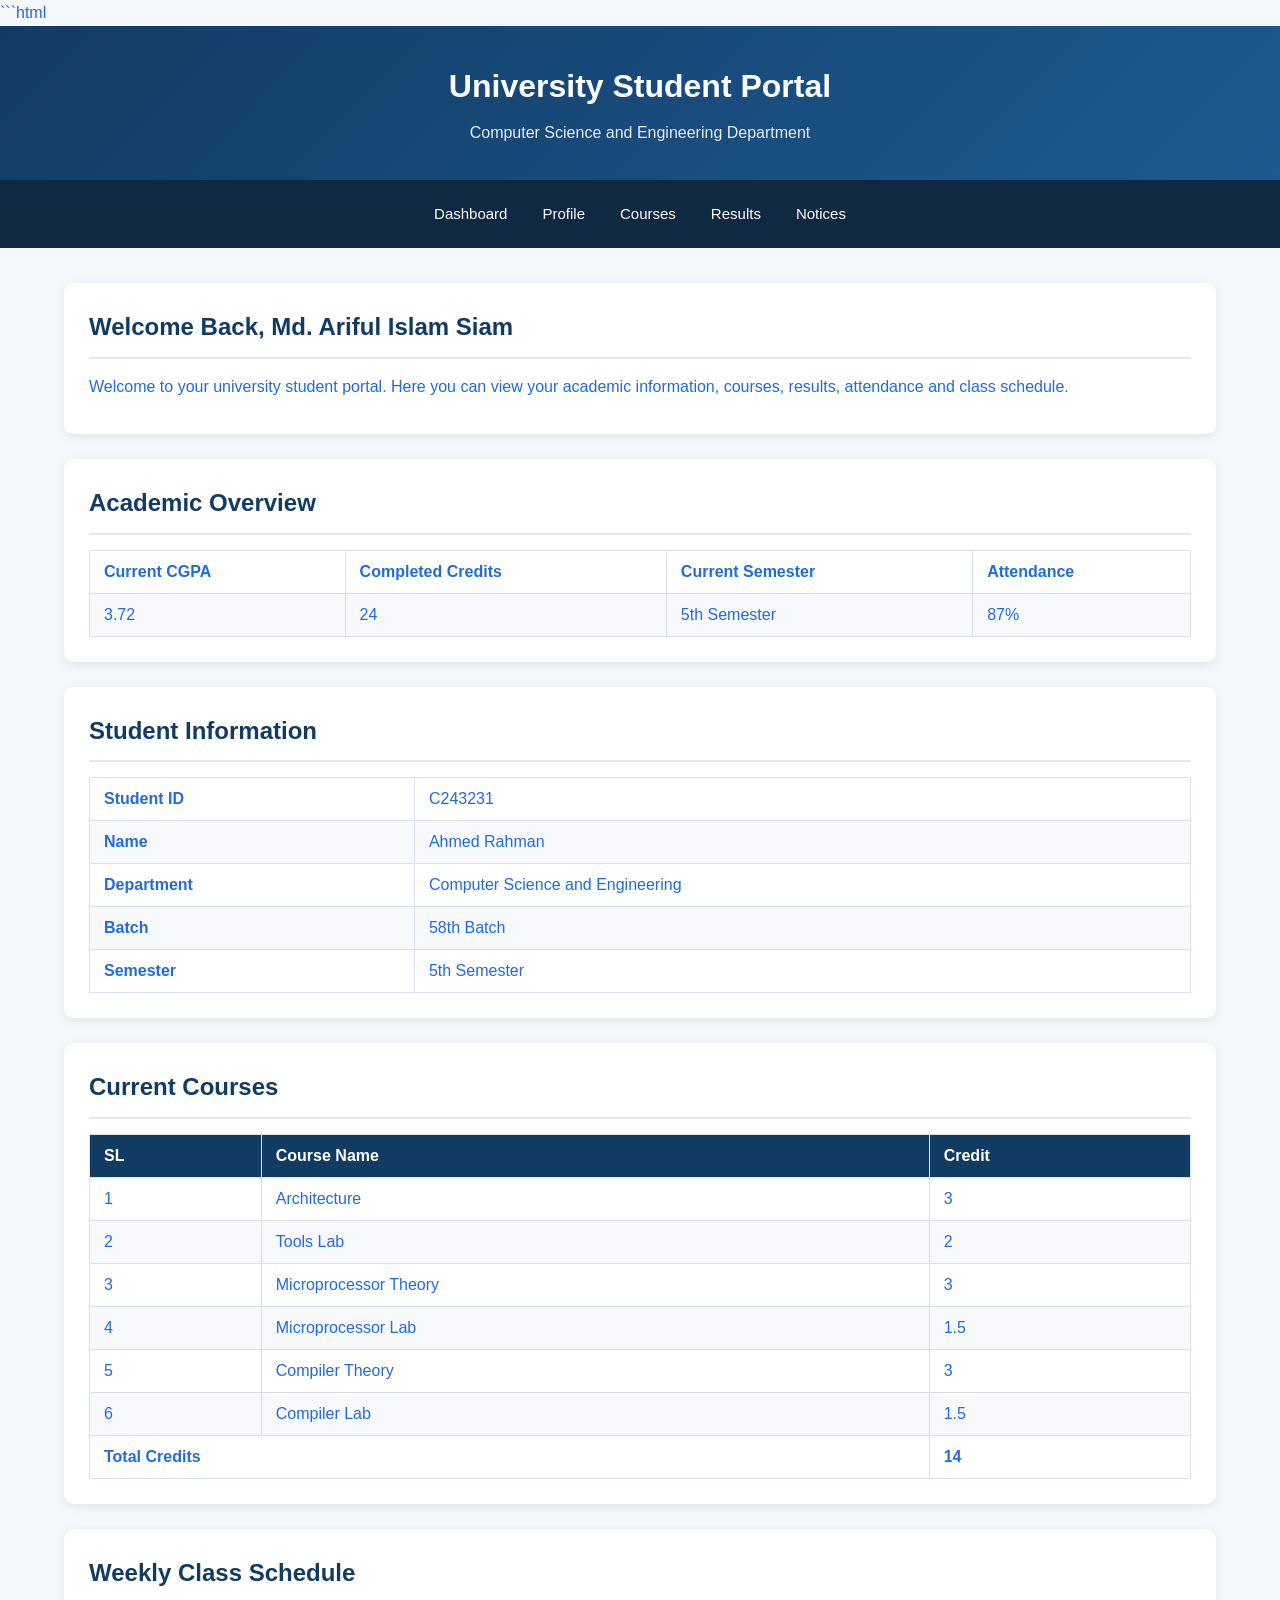
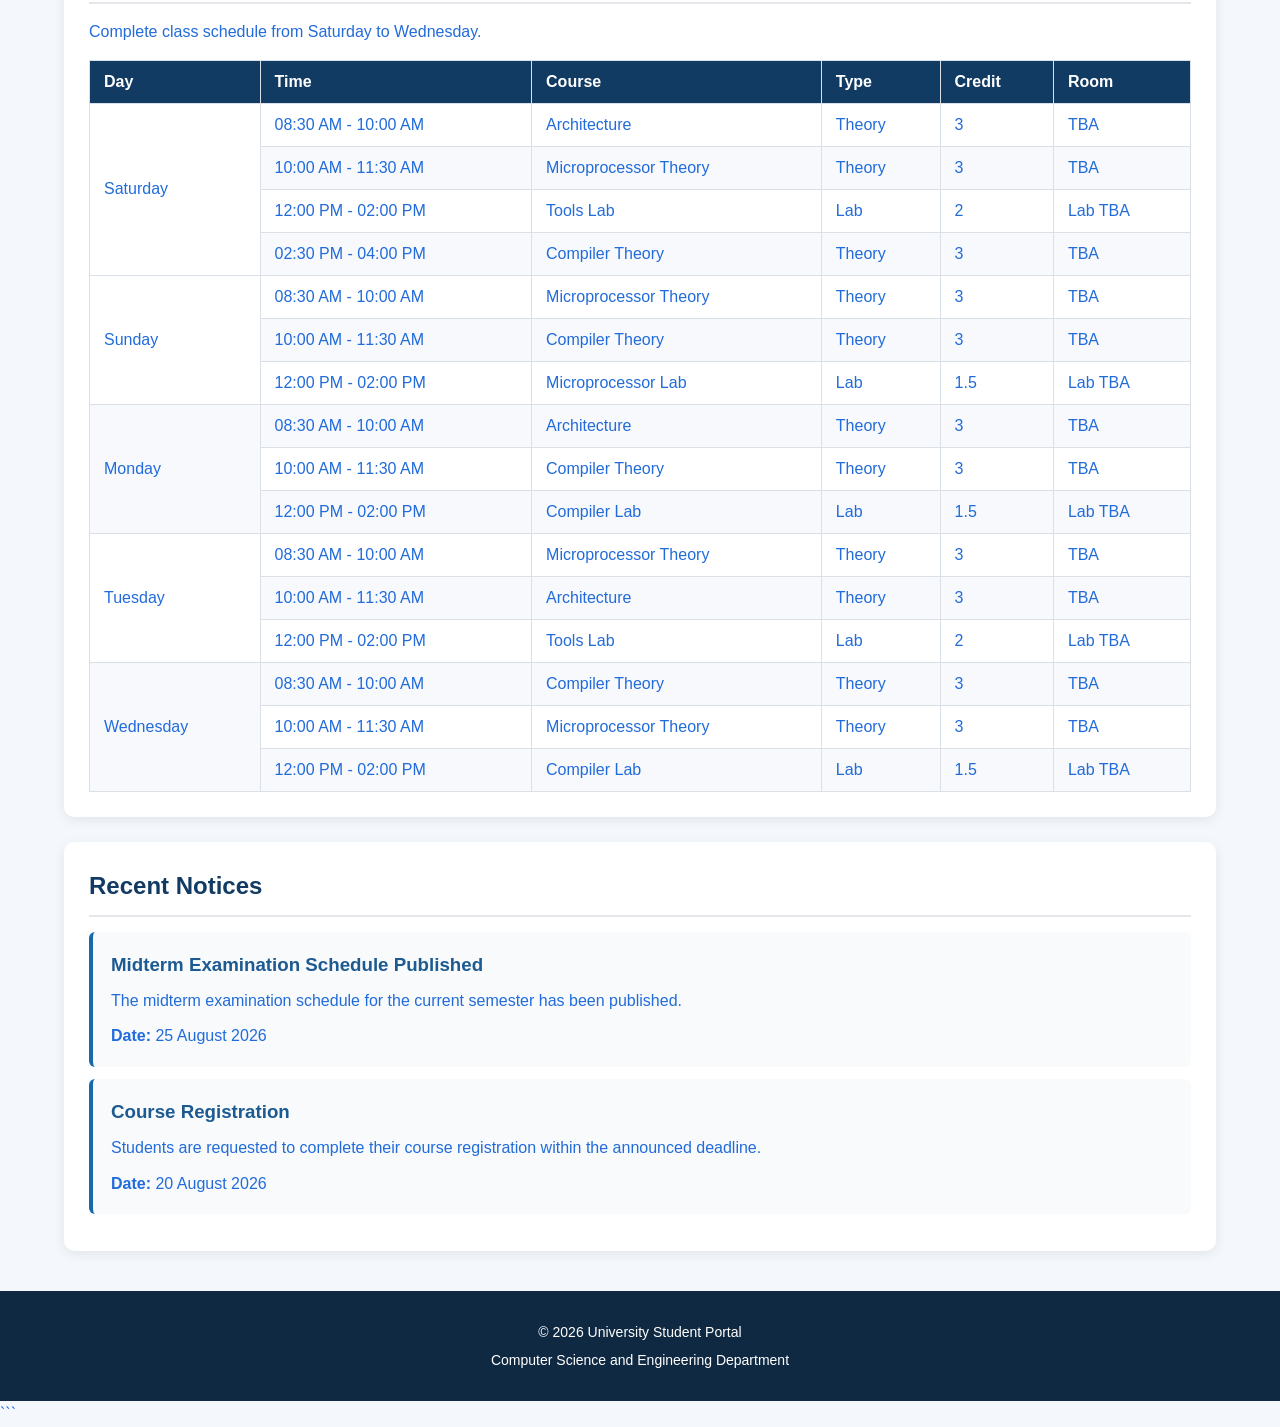
<file: index.html>
```html
<!DOCTYPE html>
<html lang="en">

<head>

    <meta charset="UTF-8">

    <meta name="viewport" content="width=device-width, initial-scale=1.0">

    <title>Student Portal | Dashboard</title>

    <link rel="stylesheet" href="style.css">

</head>

<body>


    <!-- ================= HEADER ================= -->

    <header>

        <h1>University Student Portal</h1>

        <p>Computer Science and Engineering Department</p>

    </header>


    <!-- ================= NAVIGATION ================= -->

    <nav>

        <a href="index.html">Dashboard</a>

        <a href="profile.html">Profile</a>

        <a href="courses.html">Courses</a>

        <a href="results.html">Results</a>

        

        <a href="notices.html">Notices</a>

    </nav>


    <!-- ================= MAIN CONTENT ================= -->

    <main>


        <!-- ================= WELCOME ================= -->

        <section>

            <h2>Welcome Back, Md. Ariful Islam Siam</h2>

            <p>
                Welcome to your university student portal.
                Here you can view your academic information,
                courses, results, attendance and class schedule.
            </p>

        </section>


        <!-- ================= ACADEMIC OVERVIEW ================= -->

        <section>

            <h2>Academic Overview</h2>

            <table border="1">

                <tr>

                    <th>Current CGPA</th>

                    <th>Completed Credits</th>

                    <th>Current Semester</th>

                    <th>Attendance</th>

                </tr>

                <tr>

                    <td>3.72</td>

                    <td>24</td>

                    <td>5th Semester</td>

                    <td>87%</td>

                </tr>

            </table>

        </section>


        <!-- ================= STUDENT INFORMATION ================= -->

        <section>

            <h2>Student Information</h2>

            <table border="1">

                <tr>

                    <th>Student ID</th>

                    <td>C243231</td>

                </tr>

                <tr>

                    <th>Name</th>

                    <td>Ahmed Rahman</td>

                </tr>

                <tr>

                    <th>Department</th>

                    <td>Computer Science and Engineering</td>

                </tr>

                <tr>

                    <th>Batch</th>

                    <td>58th Batch</td>

                </tr>

                <tr>

                    <th>Semester</th>

                    <td>5th Semester</td>

                </tr>

            </table>

        </section>


        <!-- ================= CURRENT COURSES ================= -->

        <section>

            <h2>Current Courses</h2>

            <table border="1">

                <thead>

                    <tr>

                        <th>SL</th>

                        <th>Course Name</th>

                        <th>Credit</th>

                    </tr>

                </thead>

                <tbody>

                    <tr>

                        <td>1</td>

                        <td>Architecture</td>

                        <td>3</td>

                    </tr>

                    <tr>

                        <td>2</td>

                        <td>Tools Lab</td>

                        <td>2</td>

                    </tr>

                    <tr>

                        <td>3</td>

                        <td>Microprocessor Theory</td>

                        <td>3</td>

                    </tr>

                    <tr>

                        <td>4</td>

                        <td>Microprocessor Lab</td>

                        <td>1.5</td>

                    </tr>

                    <tr>

                        <td>5</td>

                        <td>Compiler Theory</td>

                        <td>3</td>

                    </tr>

                    <tr>

                        <td>6</td>

                        <td>Compiler Lab</td>

                        <td>1.5</td>

                    </tr>

                    <tr>

                        <th colspan="2">Total Credits</th>

                        <th>14</th>

                    </tr>

                </tbody>

            </table>

        </section>


        <!-- ================= FULL CLASS SCHEDULE ================= -->

        <section>

            <h2>Weekly Class Schedule</h2>

            <p>
                Complete class schedule from Saturday to Wednesday.
            </p>

            <table border="1">

                <thead>

                    <tr>

                        <th>Day</th>

                        <th>Time</th>

                        <th>Course</th>

                        <th>Type</th>

                        <th>Credit</th>

                        <th>Room</th>

                    </tr>

                </thead>

                <tbody>


                    <!-- SATURDAY -->

                    <tr>

                        <td rowspan="4">Saturday</td>

                        <td>08:30 AM - 10:00 AM</td>

                        <td>Architecture</td>

                        <td>Theory</td>

                        <td>3</td>

                        <td>TBA</td>

                    </tr>

                    <tr>

                        <td>10:00 AM - 11:30 AM</td>

                        <td>Microprocessor Theory</td>

                        <td>Theory</td>

                        <td>3</td>

                        <td>TBA</td>

                    </tr>

                    <tr>

                        <td>12:00 PM - 02:00 PM</td>

                        <td>Tools Lab</td>

                        <td>Lab</td>

                        <td>2</td>

                        <td>Lab TBA</td>

                    </tr>

                    <tr>

                        <td>02:30 PM - 04:00 PM</td>

                        <td>Compiler Theory</td>

                        <td>Theory</td>

                        <td>3</td>

                        <td>TBA</td>

                    </tr>


                    <!-- SUNDAY -->

                    <tr>

                        <td rowspan="3">Sunday</td>

                        <td>08:30 AM - 10:00 AM</td>

                        <td>Microprocessor Theory</td>

                        <td>Theory</td>

                        <td>3</td>

                        <td>TBA</td>

                    </tr>

                    <tr>

                        <td>10:00 AM - 11:30 AM</td>

                        <td>Compiler Theory</td>

                        <td>Theory</td>

                        <td>3</td>

                        <td>TBA</td>

                    </tr>

                    <tr>

                        <td>12:00 PM - 02:00 PM</td>

                        <td>Microprocessor Lab</td>

                        <td>Lab</td>

                        <td>1.5</td>

                        <td>Lab TBA</td>

                    </tr>


                    <!-- MONDAY -->

                    <tr>

                        <td rowspan="3">Monday</td>

                        <td>08:30 AM - 10:00 AM</td>

                        <td>Architecture</td>

                        <td>Theory</td>

                        <td>3</td>

                        <td>TBA</td>

                    </tr>

                    <tr>

                        <td>10:00 AM - 11:30 AM</td>

                        <td>Compiler Theory</td>

                        <td>Theory</td>

                        <td>3</td>

                        <td>TBA</td>

                    </tr>

                    <tr>

                        <td>12:00 PM - 02:00 PM</td>

                        <td>Compiler Lab</td>

                        <td>Lab</td>

                        <td>1.5</td>

                        <td>Lab TBA</td>

                    </tr>


                    <!-- TUESDAY -->

                    <tr>

                        <td rowspan="3">Tuesday</td>

                        <td>08:30 AM - 10:00 AM</td>

                        <td>Microprocessor Theory</td>

                        <td>Theory</td>

                        <td>3</td>

                        <td>TBA</td>

                    </tr>

                    <tr>

                        <td>10:00 AM - 11:30 AM</td>

                        <td>Architecture</td>

                        <td>Theory</td>

                        <td>3</td>

                        <td>TBA</td>

                    </tr>

                    <tr>

                        <td>12:00 PM - 02:00 PM</td>

                        <td>Tools Lab</td>

                        <td>Lab</td>

                        <td>2</td>

                        <td>Lab TBA</td>

                    </tr>


                    <!-- WEDNESDAY -->

                    <tr>

                        <td rowspan="3">Wednesday</td>

                        <td>08:30 AM - 10:00 AM</td>

                        <td>Compiler Theory</td>

                        <td>Theory</td>

                        <td>3</td>

                        <td>TBA</td>

                    </tr>

                    <tr>

                        <td>10:00 AM - 11:30 AM</td>

                        <td>Microprocessor Theory</td>

                        <td>Theory</td>

                        <td>3</td>

                        <td>TBA</td>

                    </tr>

                    <tr>

                        <td>12:00 PM - 02:00 PM</td>

                        <td>Compiler Lab</td>

                        <td>Lab</td>

                        <td>1.5</td>

                        <td>Lab TBA</td>

                    </tr>

                </tbody>

            </table>

        </section>


        <!-- ================= RECENT NOTICES ================= -->

        <section>

            <h2>Recent Notices</h2>

            <article>

                <h3>Midterm Examination Schedule Published</h3>

                <p>
                    The midterm examination schedule for the current
                    semester has been published.
                </p>

                <p>
                    <strong>Date:</strong> 25 August 2026
                </p>

            </article>


            <article>

                <h3>Course Registration</h3>

                <p>
                    Students are requested to complete their course
                    registration within the announced deadline.
                </p>

                <p>
                    <strong>Date:</strong> 20 August 2026
                </p>

            </article>

        </section>


    </main>


    <!-- ================= FOOTER ================= -->

    <footer>

        <p>
            &copy; 2026 University Student Portal
        </p>

        <p>
            Computer Science and Engineering Department
        </p>

    </footer>


</body>

</html>
```
</file>
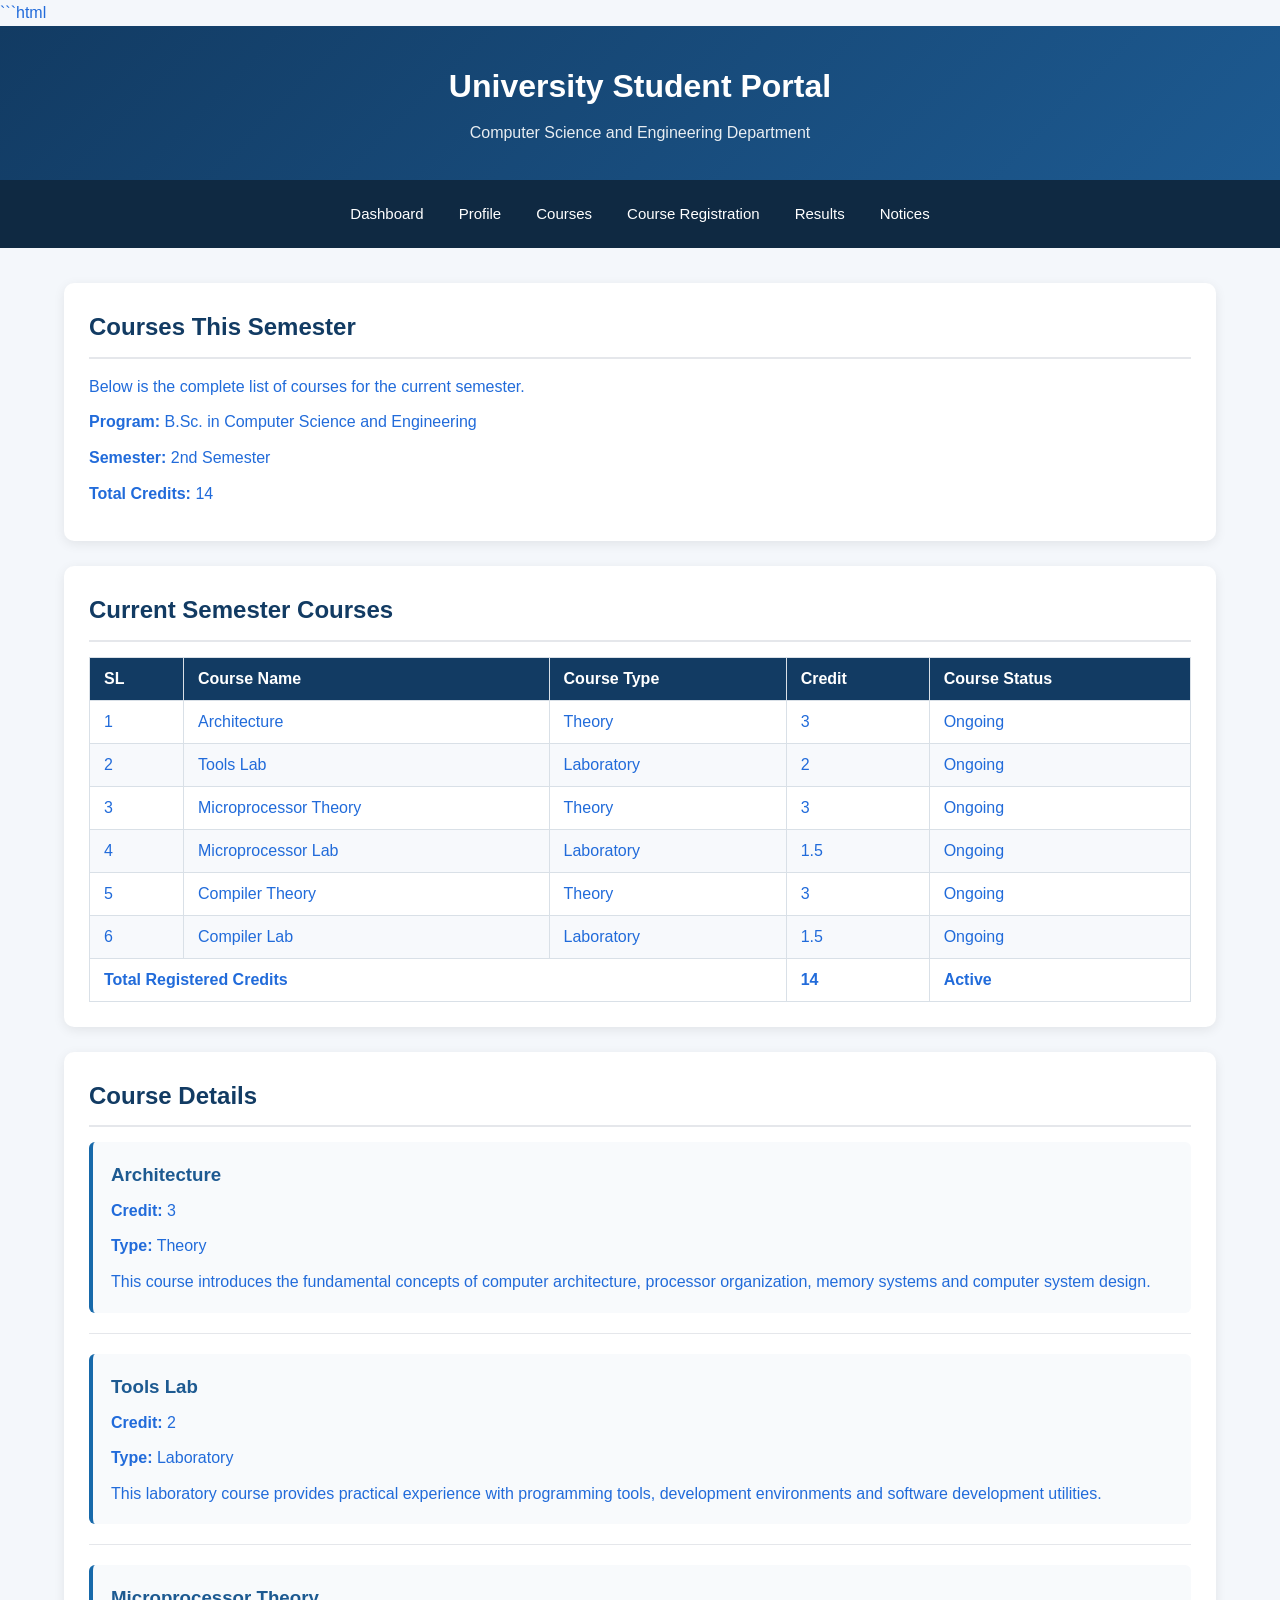
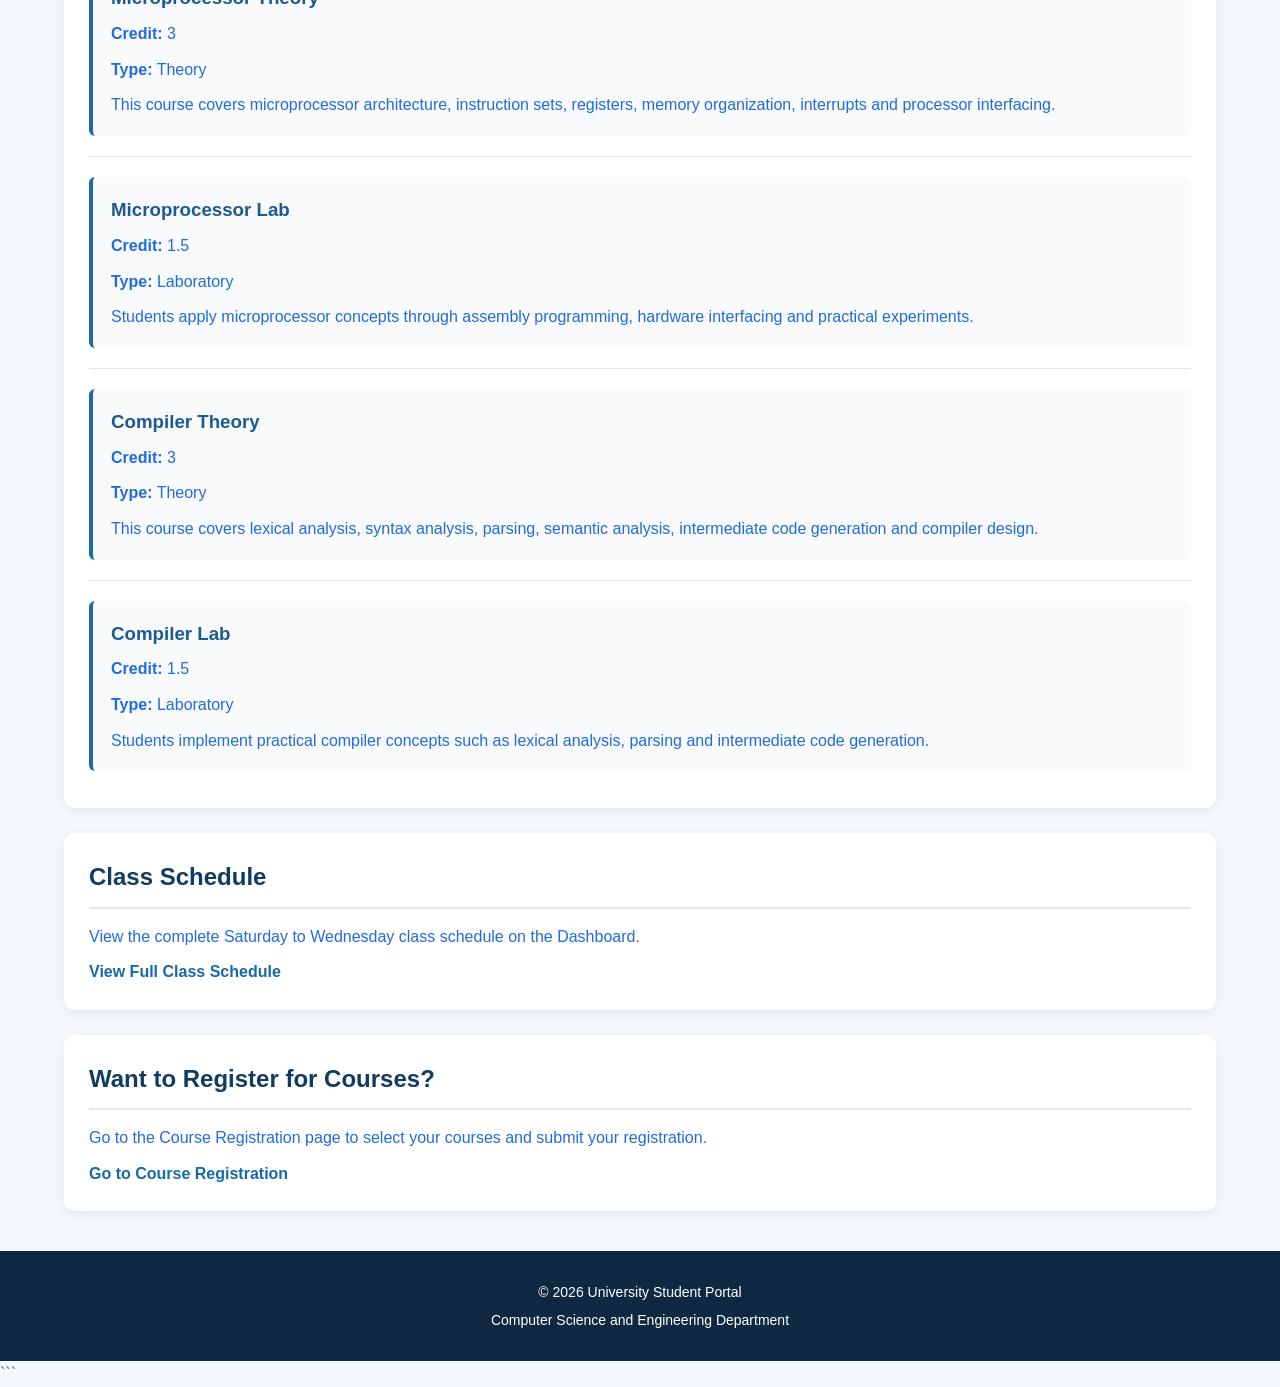
<file: courses.html>
```html
<!DOCTYPE html>
<html lang="en">

<head>

    <meta charset="UTF-8">

    <meta name="viewport" content="width=device-width, initial-scale=1.0">

    <title>Student Portal | Courses</title>

    <link rel="stylesheet" href="style.css">

</head>

<body>


    <!-- ================= HEADER ================= -->

    <header>

        <h1>University Student Portal</h1>

        <p>Computer Science and Engineering Department</p>

    </header>


    <!-- ================= NAVIGATION ================= -->

    <nav>

        <a href="index.html">Dashboard</a>

        <a href="profile.html">Profile</a>

        <a href="courses.html">Courses</a>

        <a href="registration.html">Course Registration</a>

        <a href="results.html">Results</a>

       

        <a href="notices.html">Notices</a>

    </nav>


    <!-- ================= MAIN CONTENT ================= -->

    <main>


        <!-- ================= PAGE INTRODUCTION ================= -->

        <section>

            <h2>Courses This Semester</h2>

            <p>
                Below is the complete list of courses for the
                current semester.
            </p>

            <p>
                <strong>Program:</strong>
                B.Sc. in Computer Science and Engineering
            </p>

            <p>
                <strong>Semester:</strong>
                2nd Semester
            </p>

            <p>
                <strong>Total Credits:</strong>
                14
            </p>

        </section>


        <!-- ================= COURSE LIST ================= -->

        <section>

            <h2>Current Semester Courses</h2>

            <table border="1">

                <thead>

                    <tr>

                        <th>SL</th>

                        <th>Course Name</th>

                        <th>Course Type</th>

                        <th>Credit</th>

                        <th>Course Status</th>

                    </tr>

                </thead>


                <tbody>

                    <!-- Course 1 -->

                    <tr>

                        <td>1</td>

                        <td>Architecture</td>

                        <td>Theory</td>

                        <td>3</td>

                        <td>Ongoing</td>

                    </tr>


                    <!-- Course 2 -->

                    <tr>

                        <td>2</td>

                        <td>Tools Lab</td>

                        <td>Laboratory</td>

                        <td>2</td>

                        <td>Ongoing</td>

                    </tr>


                    <!-- Course 3 -->

                    <tr>

                        <td>3</td>

                        <td>Microprocessor Theory</td>

                        <td>Theory</td>

                        <td>3</td>

                        <td>Ongoing</td>

                    </tr>


                    <!-- Course 4 -->

                    <tr>

                        <td>4</td>

                        <td>Microprocessor Lab</td>

                        <td>Laboratory</td>

                        <td>1.5</td>

                        <td>Ongoing</td>

                    </tr>


                    <!-- Course 5 -->

                    <tr>

                        <td>5</td>

                        <td>Compiler Theory</td>

                        <td>Theory</td>

                        <td>3</td>

                        <td>Ongoing</td>

                    </tr>


                    <!-- Course 6 -->

                    <tr>

                        <td>6</td>

                        <td>Compiler Lab</td>

                        <td>Laboratory</td>

                        <td>1.5</td>

                        <td>Ongoing</td>

                    </tr>


                    <!-- Total -->

                    <tr>

                        <th colspan="3">
                            Total Registered Credits
                        </th>

                        <th>
                            14
                        </th>

                        <th>
                            Active
                        </th>

                    </tr>

                </tbody>

            </table>

        </section>


        <!-- ================= COURSE DETAILS ================= -->

        <section>

            <h2>Course Details</h2>


            <!-- Architecture -->

            <article>

                <h3>Architecture</h3>

                <p>
                    <strong>Credit:</strong> 3
                </p>

                <p>
                    <strong>Type:</strong> Theory
                </p>

                <p>
                    This course introduces the fundamental concepts
                    of computer architecture, processor organization,
                    memory systems and computer system design.
                </p>

            </article>


            <hr>


            <!-- Tools Lab -->

            <article>

                <h3>Tools Lab</h3>

                <p>
                    <strong>Credit:</strong> 2
                </p>

                <p>
                    <strong>Type:</strong> Laboratory
                </p>

                <p>
                    This laboratory course provides practical
                    experience with programming tools, development
                    environments and software development utilities.
                </p>

            </article>


            <hr>


            <!-- Microprocessor Theory -->

            <article>

                <h3>Microprocessor Theory</h3>

                <p>
                    <strong>Credit:</strong> 3
                </p>

                <p>
                    <strong>Type:</strong> Theory
                </p>

                <p>
                    This course covers microprocessor architecture,
                    instruction sets, registers, memory organization,
                    interrupts and processor interfacing.
                </p>

            </article>


            <hr>


            <!-- Microprocessor Lab -->

            <article>

                <h3>Microprocessor Lab</h3>

                <p>
                    <strong>Credit:</strong> 1.5
                </p>

                <p>
                    <strong>Type:</strong> Laboratory
                </p>

                <p>
                    Students apply microprocessor concepts through
                    assembly programming, hardware interfacing and
                    practical experiments.
                </p>

            </article>


            <hr>


            <!-- Compiler Theory -->

            <article>

                <h3>Compiler Theory</h3>

                <p>
                    <strong>Credit:</strong> 3
                </p>

                <p>
                    <strong>Type:</strong> Theory
                </p>

                <p>
                    This course covers lexical analysis, syntax
                    analysis, parsing, semantic analysis,
                    intermediate code generation and compiler design.
                </p>

            </article>


            <hr>


            <!-- Compiler Lab -->

            <article>

                <h3>Compiler Lab</h3>

                <p>
                    <strong>Credit:</strong> 1.5
                </p>

                <p>
                    <strong>Type:</strong> Laboratory
                </p>

                <p>
                    Students implement practical compiler concepts
                    such as lexical analysis, parsing and
                    intermediate code generation.
                </p>

            </article>

        </section>


        <!-- ================= CLASS SCHEDULE ================= -->

        <section>

            <h2>Class Schedule</h2>

            <p>
                View the complete Saturday to Wednesday class
                schedule on the Dashboard.
            </p>

            <a href="index.html">
                View Full Class Schedule
            </a>

        </section>


        <!-- ================= COURSE REGISTRATION ================= -->

        <section>

            <h2>Want to Register for Courses?</h2>

            <p>
                Go to the Course Registration page to select
                your courses and submit your registration.
            </p>

            <a href="registration.html">
                Go to Course Registration
            </a>

        </section>


    </main>


    <!-- ================= FOOTER ================= -->

    <footer>

        <p>
            &copy; 2026 University Student Portal
        </p>

        <p>
            Computer Science and Engineering Department
        </p>

    </footer>


</body>

</html>
```
</file>
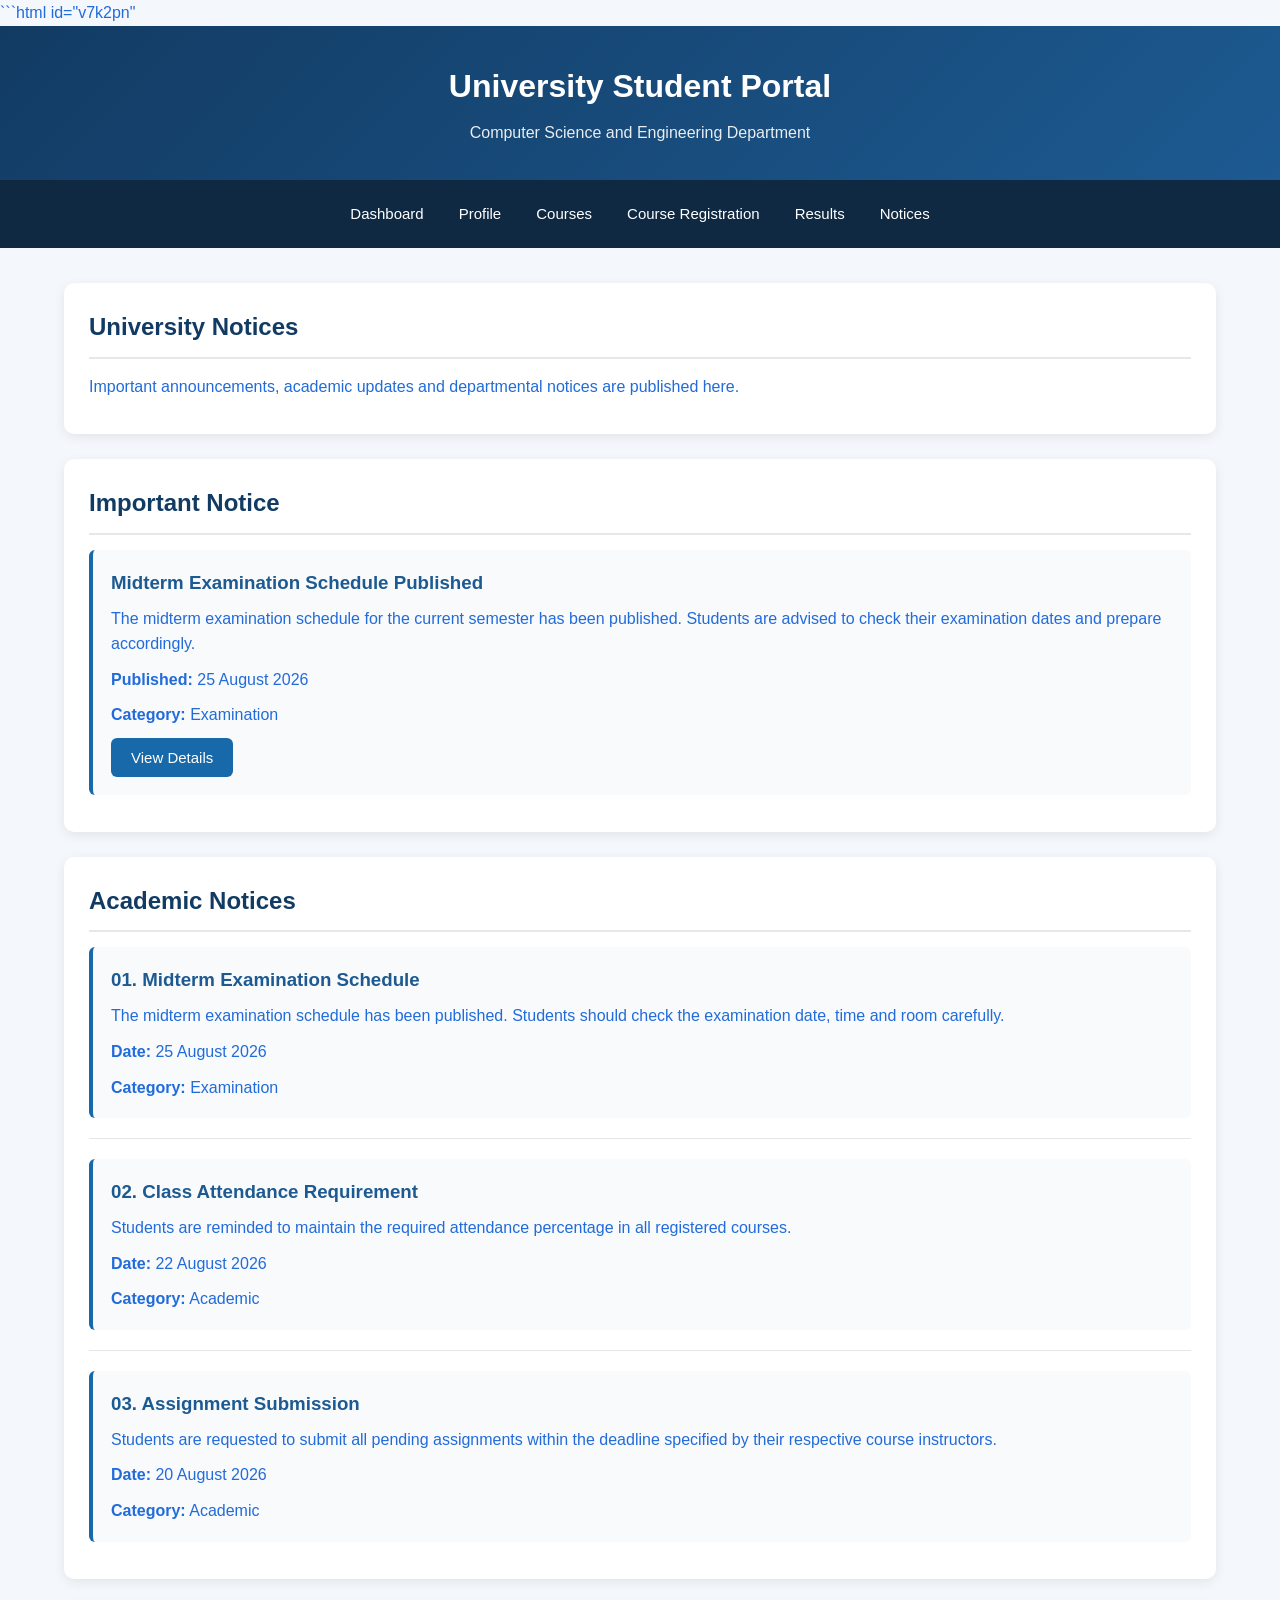
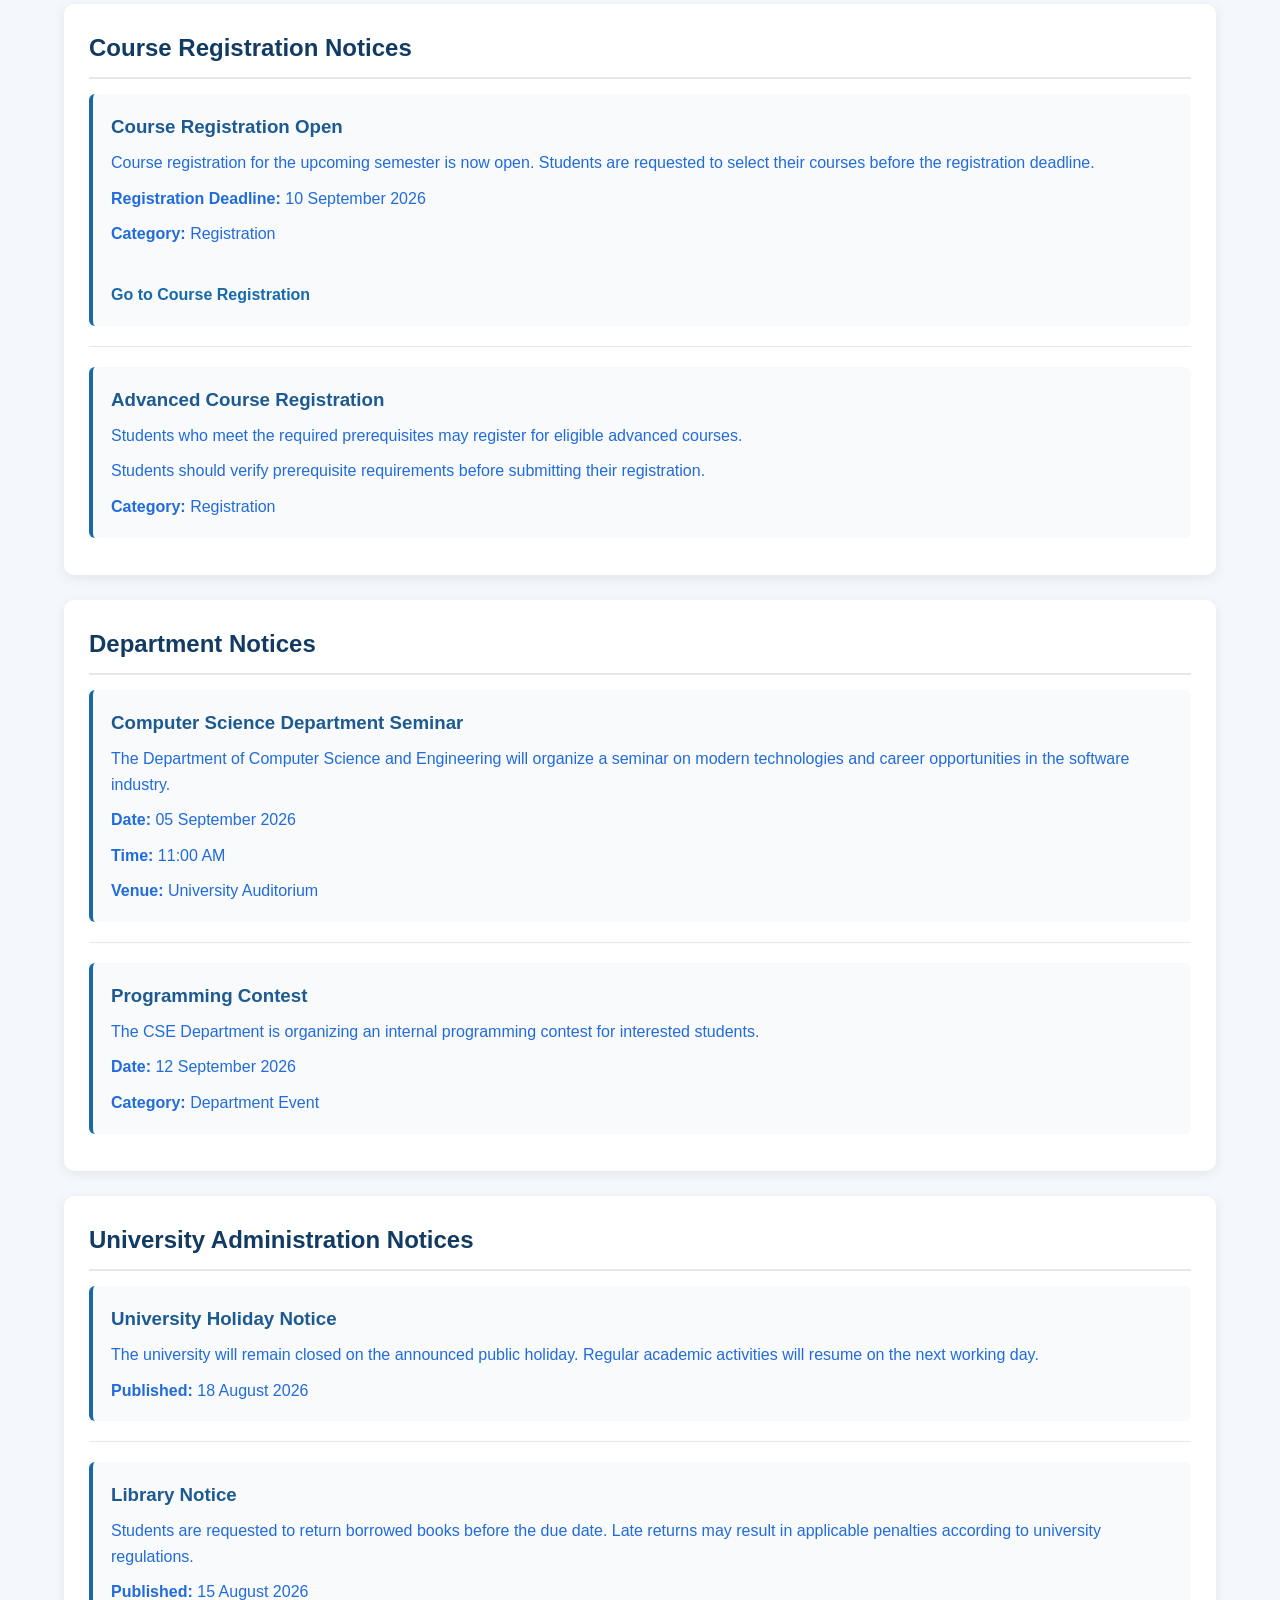
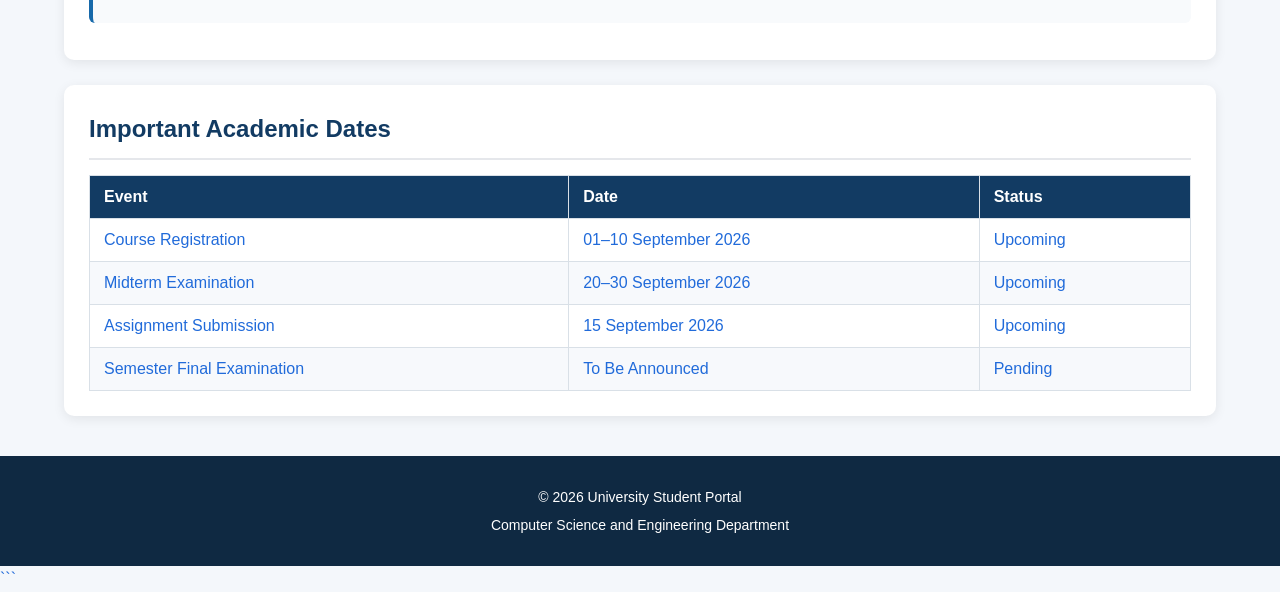
<file: notices.html>
```html id="v7k2pn"
<!DOCTYPE html>
<html lang="en">

<head>

    <meta charset="UTF-8">

    <meta name="viewport" content="width=device-width, initial-scale=1.0">

    <title>Student Portal | Notices</title>

    <link rel="stylesheet" href="style.css">

</head>

<body>


    <!-- ================= HEADER ================= -->

    <header>

        <h1>University Student Portal</h1>

        <p>Computer Science and Engineering Department</p>

    </header>


    <!-- ================= NAVIGATION ================= -->

    <nav>

        <a href="index.html">Dashboard</a>

        <a href="profile.html">Profile</a>

        <a href="courses.html">Courses</a>

        <a href="registration.html">Course Registration</a>

        <a href="results.html">Results</a>

        <a href="notices.html">Notices</a>

    </nav>


    <!-- ================= MAIN CONTENT ================= -->

    <main>


        <!-- ================= PAGE INTRODUCTION ================= -->

        <section>

            <h2>University Notices</h2>

            <p>
                Important announcements, academic updates and
                departmental notices are published here.
            </p>

        </section>


        <!-- ================= IMPORTANT NOTICE ================= -->

        <section>

            <h2>Important Notice</h2>

            <article>

                <h3>Midterm Examination Schedule Published</h3>

                <p>

                    The midterm examination schedule for the
                    current semester has been published.
                    Students are advised to check their examination
                    dates and prepare accordingly.

                </p>

                <p>

                    <strong>Published:</strong>
                    25 August 2026

                </p>

                <p>

                    <strong>Category:</strong>
                    Examination

                </p>

                <button type="button">
                    View Details
                </button>

            </article>

        </section>


        <!-- ================= ACADEMIC NOTICES ================= -->

        <section>

            <h2>Academic Notices</h2>


            <!-- Notice 1 -->

            <article>

                <h3>01. Midterm Examination Schedule</h3>

                <p>

                    The midterm examination schedule has been
                    published. Students should check the examination
                    date, time and room carefully.

                </p>

                <p>

                    <strong>Date:</strong>
                    25 August 2026

                </p>

                <p>

                    <strong>Category:</strong>
                    Examination

                </p>

            </article>


            <hr>


            <!-- Notice 2 -->

            <article>

                <h3>02. Class Attendance Requirement</h3>

                <p>

                    Students are reminded to maintain the required
                    attendance percentage in all registered courses.

                </p>

                <p>

                    <strong>Date:</strong>
                    22 August 2026

                </p>

                <p>

                    <strong>Category:</strong>
                    Academic

                </p>

            </article>


            <hr>


            <!-- Notice 3 -->

            <article>

                <h3>03. Assignment Submission</h3>

                <p>

                    Students are requested to submit all pending
                    assignments within the deadline specified by
                    their respective course instructors.

                </p>

                <p>

                    <strong>Date:</strong>
                    20 August 2026

                </p>

                <p>

                    <strong>Category:</strong>
                    Academic

                </p>

            </article>

        </section>


        <!-- ================= COURSE REGISTRATION NOTICES ================= -->

        <section>

            <h2>Course Registration Notices</h2>


            <article>

                <h3>Course Registration Open</h3>

                <p>

                    Course registration for the upcoming semester
                    is now open. Students are requested to select
                    their courses before the registration deadline.

                </p>

                <p>

                    <strong>Registration Deadline:</strong>
                    10 September 2026

                </p>

                <p>

                    <strong>Category:</strong>
                    Registration

                </p>

                <br>

                <a href="registration.html">
                    Go to Course Registration
                </a>

            </article>


            <hr>


            <article>

                <h3>Advanced Course Registration</h3>

                <p>

                    Students who meet the required prerequisites may
                    register for eligible advanced courses.

                </p>

                <p>

                    Students should verify prerequisite requirements
                    before submitting their registration.

                </p>

                <p>

                    <strong>Category:</strong>
                    Registration

                </p>

            </article>

        </section>


        <!-- ================= DEPARTMENT NOTICES ================= -->

        <section>

            <h2>Department Notices</h2>


            <article>

                <h3>Computer Science Department Seminar</h3>

                <p>

                    The Department of Computer Science and Engineering
                    will organize a seminar on modern technologies
                    and career opportunities in the software industry.

                </p>

                <p>

                    <strong>Date:</strong>
                    05 September 2026

                </p>

                <p>

                    <strong>Time:</strong>
                    11:00 AM

                </p>

                <p>

                    <strong>Venue:</strong>
                    University Auditorium

                </p>

            </article>


            <hr>


            <article>

                <h3>Programming Contest</h3>

                <p>

                    The CSE Department is organizing an internal
                    programming contest for interested students.

                </p>

                <p>

                    <strong>Date:</strong>
                    12 September 2026

                </p>

                <p>

                    <strong>Category:</strong>
                    Department Event

                </p>

            </article>

        </section>


        <!-- ================= UNIVERSITY ADMINISTRATION ================= -->

        <section>

            <h2>University Administration Notices</h2>


            <article>

                <h3>University Holiday Notice</h3>

                <p>

                    The university will remain closed on the
                    announced public holiday. Regular academic
                    activities will resume on the next working day.

                </p>

                <p>

                    <strong>Published:</strong>
                    18 August 2026

                </p>

            </article>


            <hr>


            <article>

                <h3>Library Notice</h3>

                <p>

                    Students are requested to return borrowed books
                    before the due date. Late returns may result in
                    applicable penalties according to university
                    regulations.

                </p>

                <p>

                    <strong>Published:</strong>
                    15 August 2026

                </p>

            </article>

        </section>


        <!-- ================= IMPORTANT DATES ================= -->

        <section>

            <h2>Important Academic Dates</h2>

            <table border="1">

                <thead>

                    <tr>

                        <th>Event</th>

                        <th>Date</th>

                        <th>Status</th>

                    </tr>

                </thead>


                <tbody>

                    <tr>

                        <td>
                            Course Registration
                        </td>

                        <td>
                            01–10 September 2026
                        </td>

                        <td>
                            Upcoming
                        </td>

                    </tr>


                    <tr>

                        <td>
                            Midterm Examination
                        </td>

                        <td>
                            20–30 September 2026
                        </td>

                        <td>
                            Upcoming
                        </td>

                    </tr>


                    <tr>

                        <td>
                            Assignment Submission
                        </td>

                        <td>
                            15 September 2026
                        </td>

                        <td>
                            Upcoming
                        </td>

                    </tr>


                    <tr>

                        <td>
                            Semester Final Examination
                        </td>

                        <td>
                            To Be Announced
                        </td>

                        <td>
                            Pending
                        </td>

                    </tr>

                </tbody>

            </table>

        </section>


    </main>


    <!-- ================= FOOTER ================= -->

    <footer>

        <p>

            &copy; 2026 University Student Portal

        </p>

        <p>

            Computer Science and Engineering Department

        </p>

    </footer>


</body>

</html>
```
</file>
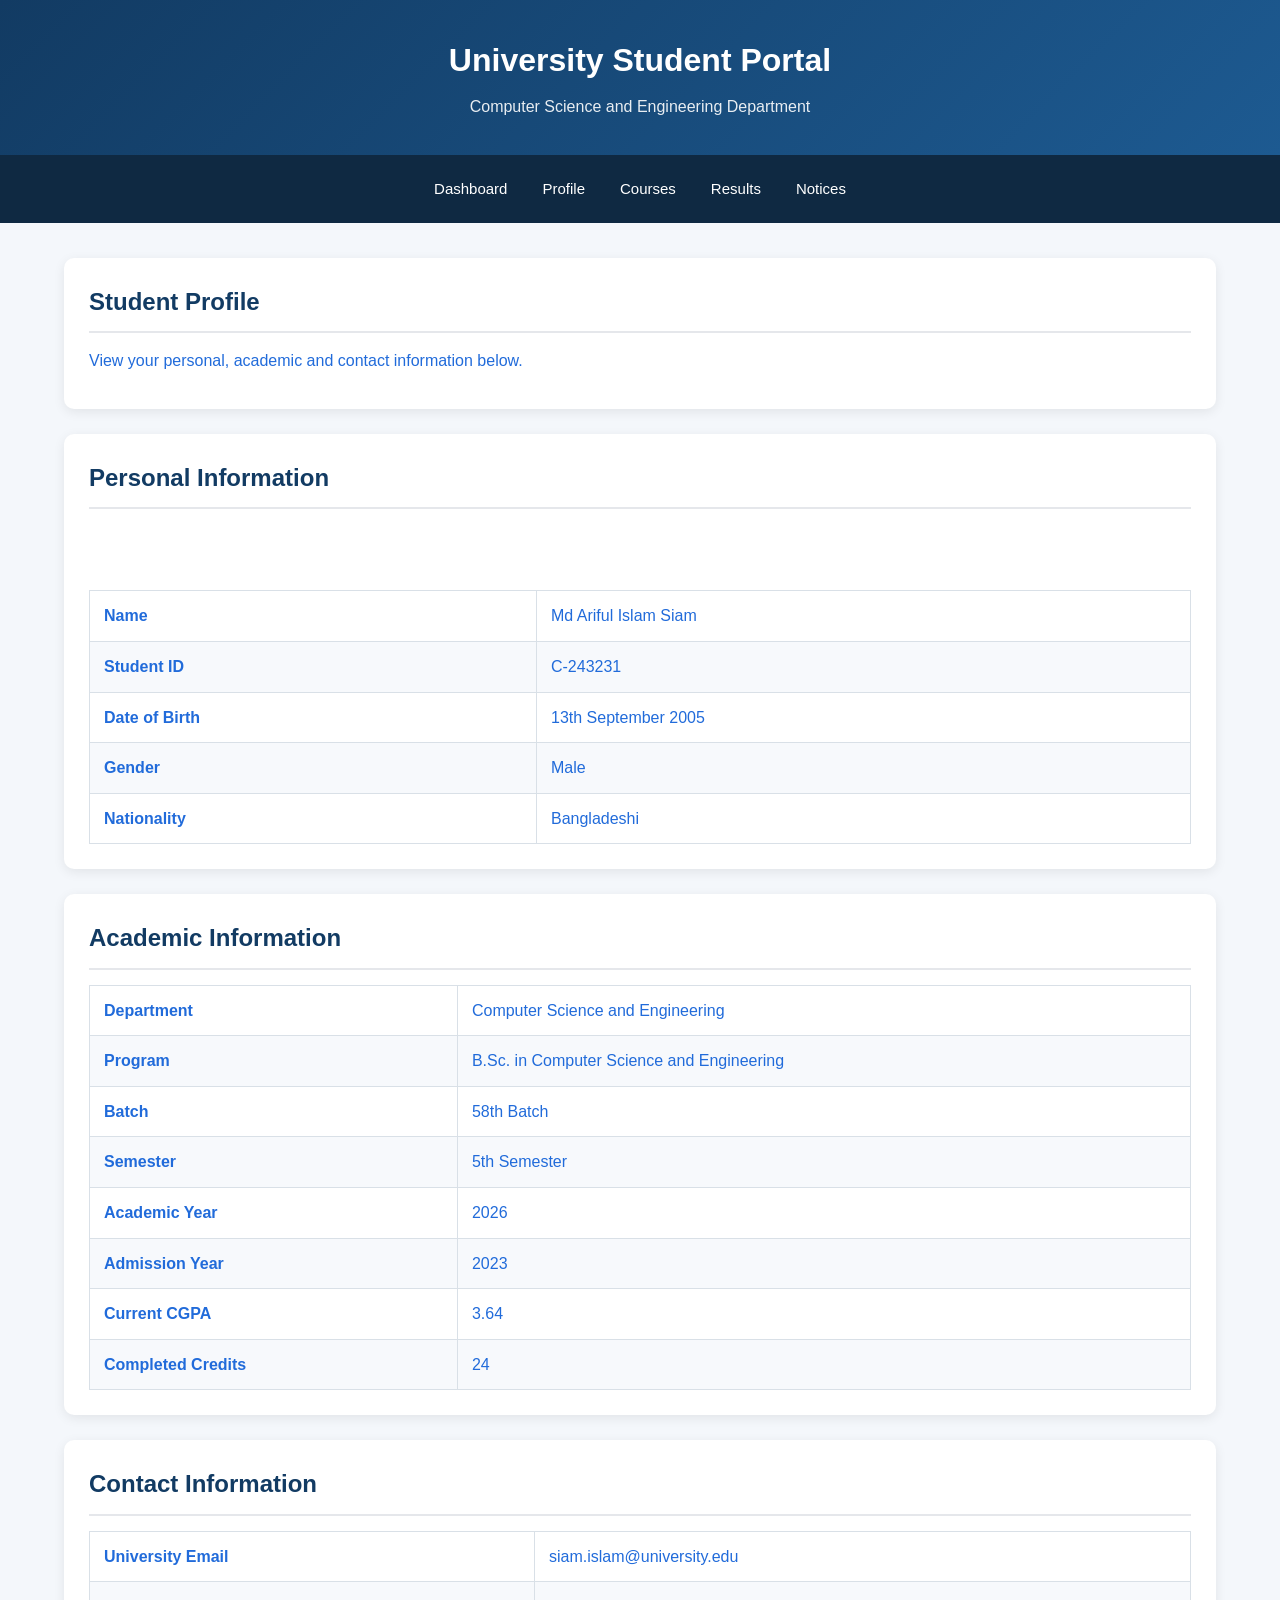
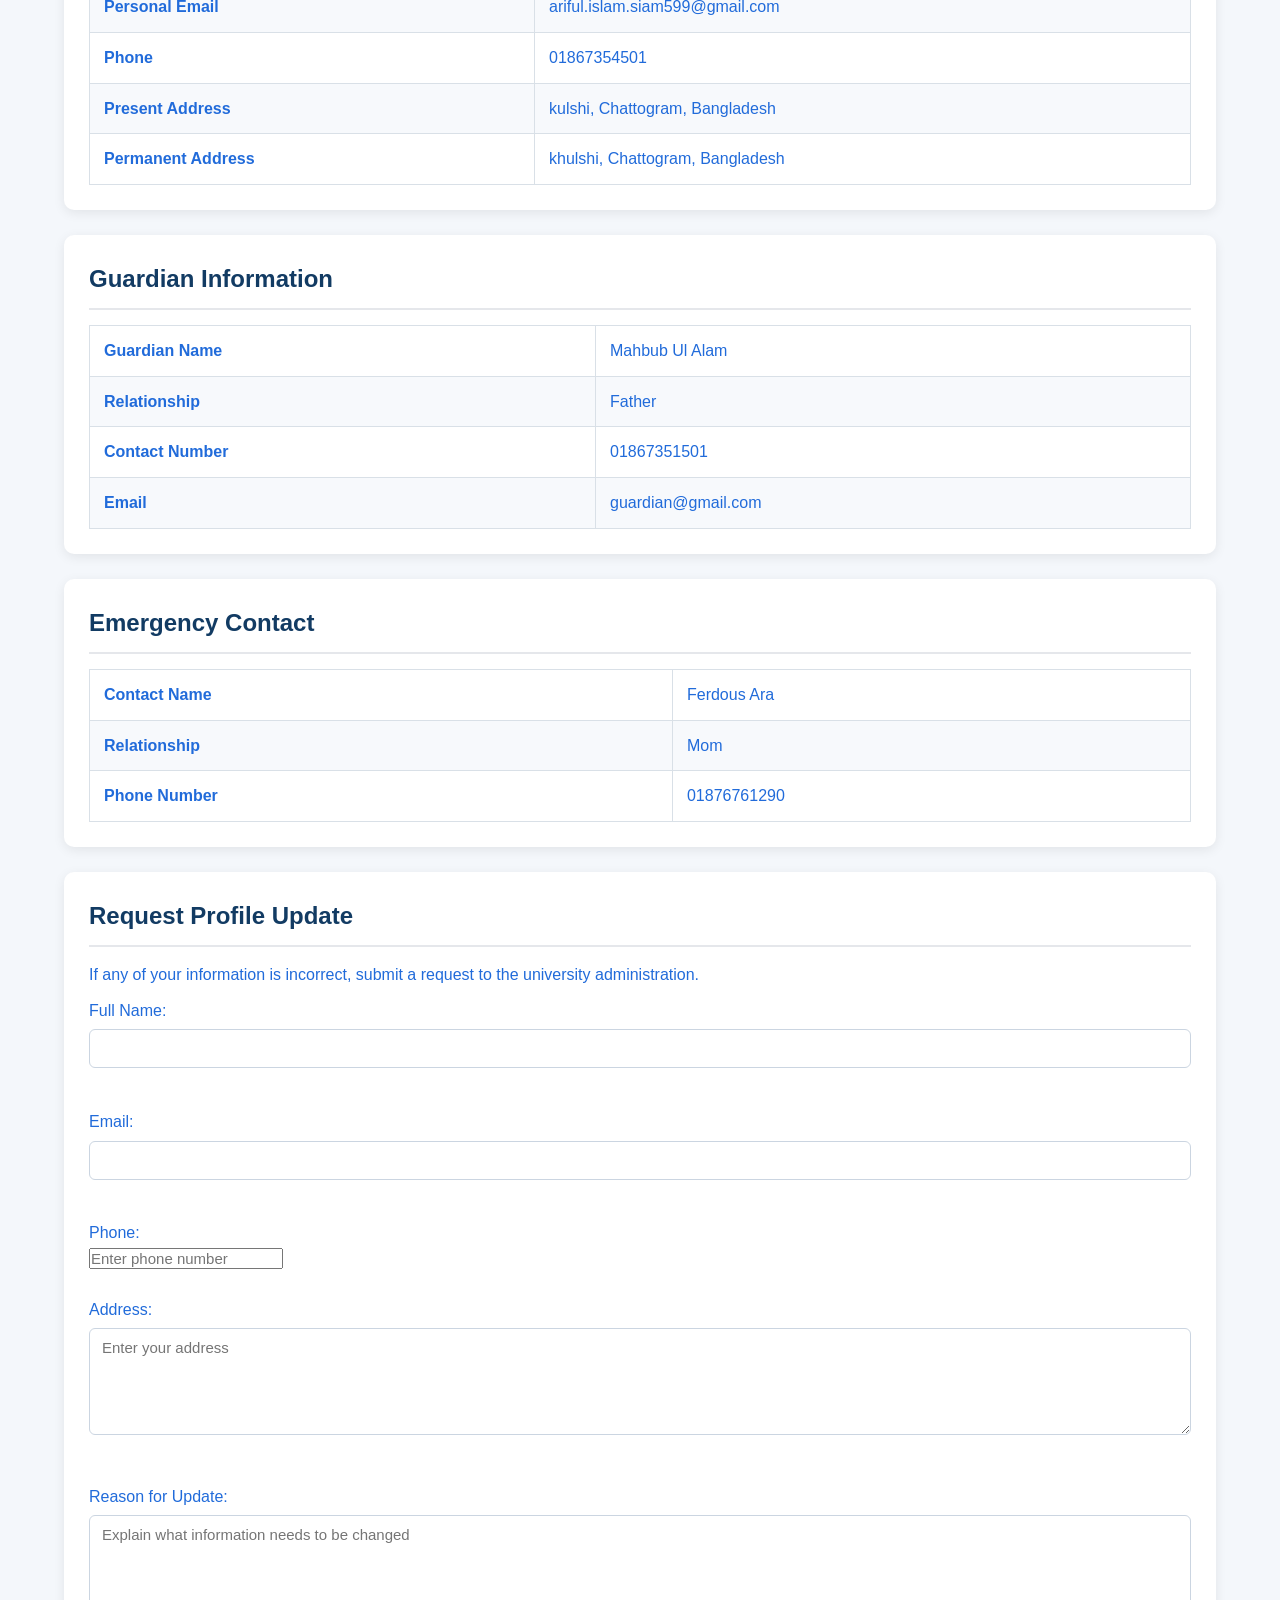
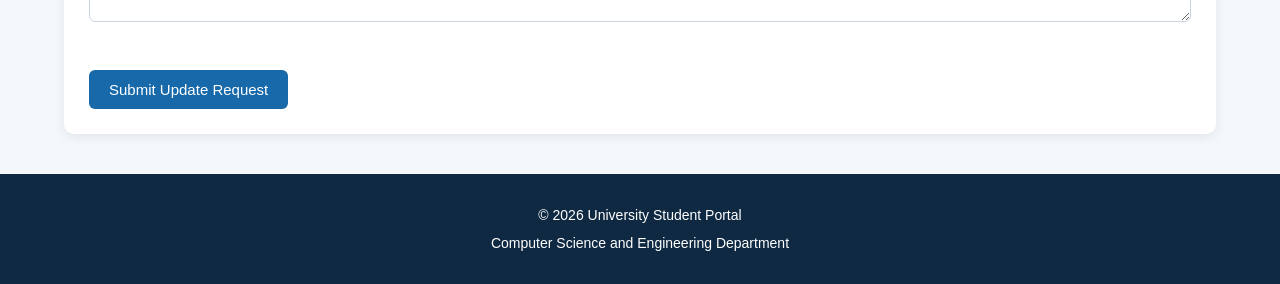
<file: profile.html>
<!DOCTYPE html>
<html lang="en">

<head>

    <meta charset="UTF-8">

    <meta name="viewport" content="width=device-width, initial-scale=1.0">

    <title>Student Portal | Profile</title>

    <link rel="stylesheet" href="style.css">

</head>

<body>


    <!-- ================= HEADER ================= -->

    <header>

        <h1>University Student Portal</h1>

        <p>Computer Science and Engineering Department</p>

    </header>


    <!-- ================= NAVIGATION ================= -->

    <nav>

        <a href="index.html">Dashboard</a>

        <a href="profile.html">Profile</a>

        <a href="courses.html">Courses</a>

        <a href="results.html">Results</a>

       

        <a href="notices.html">Notices</a>

    </nav>


    <!-- ================= MAIN CONTENT ================= -->

    <main>


        <!-- Page Heading -->

        <section>

            <h2>Student Profile</h2>

            <p>
                View your personal, academic and contact information
                below.
            </p>

        </section>


        <!-- ================= PROFILE INFORMATION ================= -->

        <section>

            <h2>Personal Information</h2>

            

            <br><br>

            <table border="1">

                <tr>

                    <th>Name</th>

                    <td>Md Ariful Islam Siam</td>

                </tr>

                <tr>

                    <th>Student ID</th>

                    <td>C-243231</td>

                </tr>

                <tr>

                    <th>Date of Birth</th>

                    <td>13th September 2005</td>

                </tr>

                <tr>

                    <th>Gender</th>

                    <td>Male</td>

                </tr>

                <tr>

                    <th>Nationality</th>

                    <td>Bangladeshi</td>

                </tr>

            </table>

        </section>


        <!-- ================= ACADEMIC INFORMATION ================= -->

        <section>

            <h2>Academic Information</h2>

            <table border="1">

                <tr>

                    <th>Department</th>

                    <td>Computer Science and Engineering</td>

                </tr>

                <tr>

                    <th>Program</th>

                    <td>B.Sc. in Computer Science and Engineering</td>

                </tr>

                <tr>

                    <th>Batch</th>

                    <td>58th Batch</td>

                </tr>

                <tr>

                    <th>Semester</th>

                    <td>5th Semester</td>

                </tr>

                <tr>

                    <th>Academic Year</th>

                    <td>2026</td>

                </tr>

                <tr>

                    <th>Admission Year</th>

                    <td>2023</td>

                </tr>

                <tr>

                    <th>Current CGPA</th>

                    <td>3.64</td>

                </tr>

                <tr>

                    <th>Completed Credits</th>

                    <td>24</td>

                </tr>

            </table>

        </section>


        <!-- ================= CONTACT INFORMATION ================= -->

        <section>

            <h2>Contact Information</h2>

            <table border="1">

                <tr>

                    <th>University Email</th>

                    <td>siam.islam@university.edu</td>

                </tr>

                <tr>

                    <th>Personal Email</th>

                    <td>ariful.islam.siam599@gmail.com</td>

                </tr>

                <tr>

                    <th>Phone</th>

                    <td>01867354501</td>

                </tr>

                <tr>

                    <th>Present Address</th>

                    <td>kulshi, Chattogram, Bangladesh</td>

                </tr>

                <tr>

                    <th>Permanent Address</th>

                    <td>khulshi, Chattogram, Bangladesh</td>

                </tr>

            </table>

        </section>


        <!-- ================= GUARDIAN INFORMATION ================= -->

        <section>

            <h2>Guardian Information</h2>

            <table border="1">

                <tr>

                    <th>Guardian Name</th>

                    <td>Mahbub Ul Alam</td>

                </tr>

                <tr>

                    <th>Relationship</th>

                    <td>Father</td>

                </tr>

                <tr>

                    <th>Contact Number</th>

                    <td>01867351501</td>

                </tr>

                <tr>

                    <th>Email</th>

                    <td>guardian@gmail.com</td>

                </tr>

            </table>

        </section>


        <!-- ================= EMERGENCY CONTACT ================= -->

        <section>

            <h2>Emergency Contact</h2>

            <table border="1">

                <tr>

                    <th>Contact Name</th>

                    <td>Ferdous Ara</td>

                </tr>

                <tr>

                    <th>Relationship</th>

                    <td>Mom</td>

                </tr>

                <tr>

                    <th>Phone Number</th>

                    <td>01876761290</td>

                </tr>

            </table>

        </section>


        <!-- ================= PROFILE UPDATE FORM ================= -->

        <section>

            <h2>Request Profile Update</h2>

            <p>
                If any of your information is incorrect,
                submit a request to the university administration.
            </p>

            <form>

                <label for="name">Full Name:</label>

                <br>

                <input
                    type="text"
                    id="name"
                    name="name"
                    value=""
                >

                <br><br>


                <label for="email">Email:</label>

                <br>

                <input
                    type="email"
                    id="email"
                    name="email"
                    value=""
                >

                <br><br>


                <label for="phone">Phone:</label>

                <br>

                <input
                    type="tel"
                    id="phone"
                    name="phone"
                    placeholder="Enter phone number"
                >

                <br><br>


                <label for="address">Address:</label>

                <br>

                <textarea
                    id="address"
                    name="address"
                    rows="5"
                    cols="40"
                    placeholder="Enter your address"
                ></textarea>

                <br><br>


                <label for="reason">Reason for Update:</label>

                <br>

                <textarea
                    id="reason"
                    name="reason"
                    rows="5"
                    cols="40"
                    placeholder="Explain what information needs to be changed"
                ></textarea>

                <br><br>


                <button type="submit">
                    Submit Update Request
                </button>

            </form>

        </section>


    </main>


    <!-- ================= FOOTER ================= -->

    <footer>

        <p>
            &copy; 2026 University Student Portal
        </p>

        <p>
            Computer Science and Engineering Department
        </p>

    </footer>


</body>

</html>
</file>
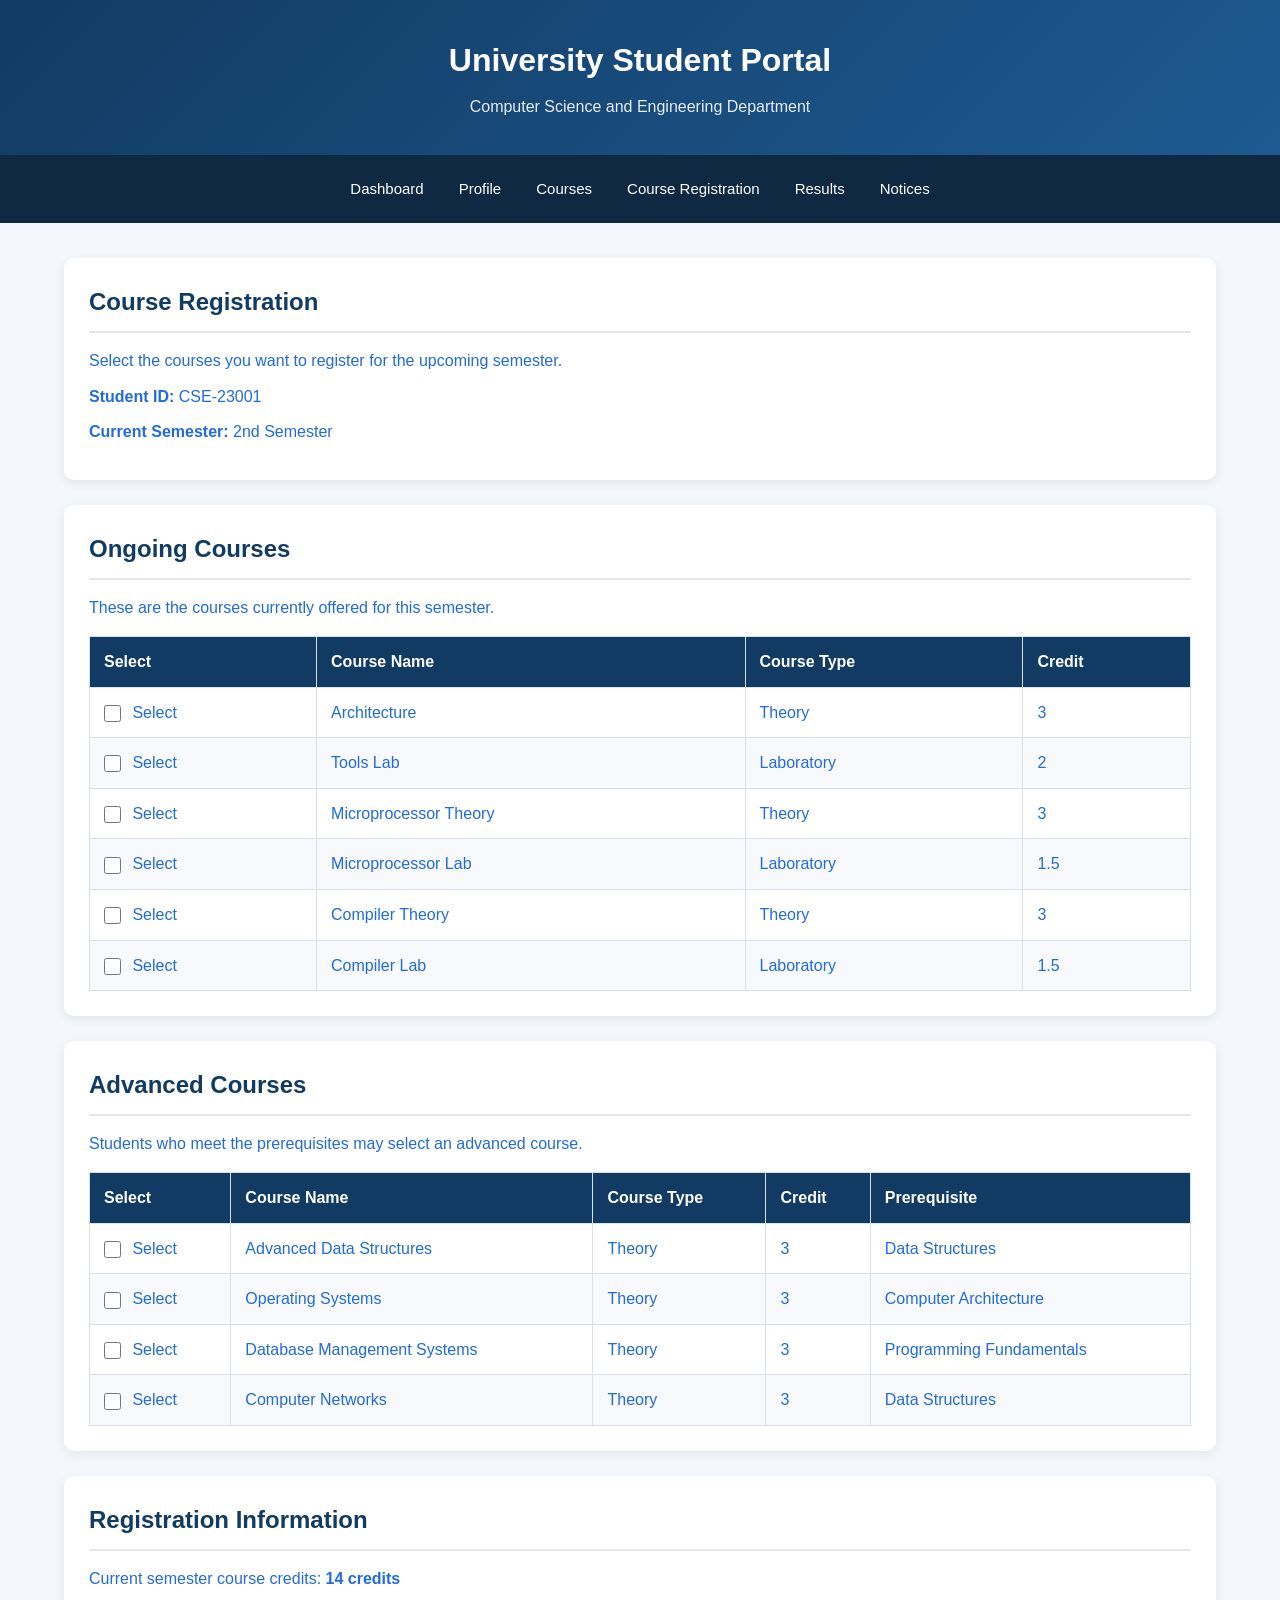
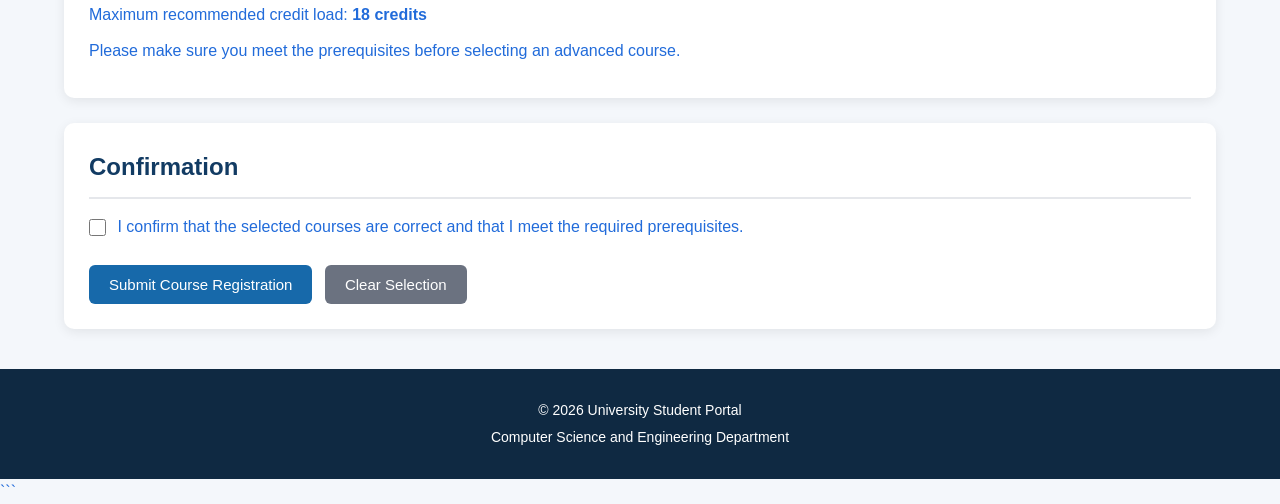
<file: registration.html>
<!DOCTYPE html>
<html lang="en">

<head>

    <meta charset="UTF-8">

    <meta name="viewport" content="width=device-width, initial-scale=1.0">

    <title>Student Portal | Course Registration</title>

    <link rel="stylesheet" href="style.css">

</head>

<body>


    <!-- ================= HEADER ================= -->

    <header>

        <h1>University Student Portal</h1>

        <p>Computer Science and Engineering Department</p>

    </header>


    <!-- ================= NAVIGATION ================= -->

    <nav>

        <a href="index.html">Dashboard</a>

        <a href="profile.html">Profile</a>

        <a href="courses.html">Courses</a>

        <a href="registration.html">Course Registration</a>

        <a href="results.html">Results</a>

        

        <a href="notices.html">Notices</a>

    </nav>


    <!-- ================= MAIN CONTENT ================= -->

    <main>


        <!-- ================= PAGE INTRODUCTION ================= -->

        <section>

            <h2>Course Registration</h2>

            <p>
                Select the courses you want to register for the
                upcoming semester.
            </p>

            <p>
                <strong>Student ID:</strong> CSE-23001
            </p>

            <p>
                <strong>Current Semester:</strong> 2nd Semester
            </p>

        </section>


        <!-- ================= REGISTRATION FORM ================= -->

        <form>


            <!-- ================= ONGOING COURSES ================= -->

            <section>

                <h2>Ongoing Courses</h2>

                <p>
                    These are the courses currently offered for
                    this semester.
                </p>


                <table border="1">

                    <thead>

                        <tr>

                            <th>Select</th>

                            <th>Course Name</th>

                            <th>Course Type</th>

                            <th>Credit</th>

                        </tr>

                    </thead>


                    <tbody>


                        <!-- Architecture -->

                        <tr>

                            <td>

                                <label for="architecture">

                                    <input
                                        type="checkbox"
                                        id="architecture"
                                        name="courses"
                                        value="architecture"
                                    >

                                    Select

                                </label>

                            </td>

                            <td>
                                Architecture
                            </td>

                            <td>
                                Theory
                            </td>

                            <td>
                                3
                            </td>

                        </tr>


                        <!-- Tools Lab -->

                        <tr>

                            <td>

                                <label for="tools-lab">

                                    <input
                                        type="checkbox"
                                        id="tools-lab"
                                        name="courses"
                                        value="tools-lab"
                                    >

                                    Select

                                </label>

                            </td>

                            <td>
                                Tools Lab
                            </td>

                            <td>
                                Laboratory
                            </td>

                            <td>
                                2
                            </td>

                        </tr>


                        <!-- Microprocessor Theory -->

                        <tr>

                            <td>

                                <label for="microprocessor-theory">

                                    <input
                                        type="checkbox"
                                        id="microprocessor-theory"
                                        name="courses"
                                        value="microprocessor-theory"
                                    >

                                    Select

                                </label>

                            </td>

                            <td>
                                Microprocessor Theory
                            </td>

                            <td>
                                Theory
                            </td>

                            <td>
                                3
                            </td>

                        </tr>


                        <!-- Microprocessor Lab -->

                        <tr>

                            <td>

                                <label for="microprocessor-lab">

                                    <input
                                        type="checkbox"
                                        id="microprocessor-lab"
                                        name="courses"
                                        value="microprocessor-lab"
                                    >

                                    Select

                                </label>

                            </td>

                            <td>
                                Microprocessor Lab
                            </td>

                            <td>
                                Laboratory
                            </td>

                            <td>
                                1.5
                            </td>

                        </tr>


                        <!-- Compiler Theory -->

                        <tr>

                            <td>

                                <label for="compiler-theory">

                                    <input
                                        type="checkbox"
                                        id="compiler-theory"
                                        name="courses"
                                        value="compiler-theory"
                                    >

                                    Select

                                </label>

                            </td>

                            <td>
                                Compiler Theory
                            </td>

                            <td>
                                Theory
                            </td>

                            <td>
                                3
                            </td>

                        </tr>


                        <!-- Compiler Lab -->

                        <tr>

                            <td>

                                <label for="compiler-lab">

                                    <input
                                        type="checkbox"
                                        id="compiler-lab"
                                        name="courses"
                                        value="compiler-lab"
                                    >

                                    Select

                                </label>

                            </td>

                            <td>
                                Compiler Lab
                            </td>

                            <td>
                                Laboratory
                            </td>

                            <td>
                                1.5
                            </td>

                        </tr>


                    </tbody>

                </table>

            </section>


            <!-- ================= ADVANCED COURSES ================= -->

            <section>

                <h2>Advanced Courses</h2>

                <p>
                    Students who meet the prerequisites may select
                    an advanced course.
                </p>


                <table border="1">

                    <thead>

                        <tr>

                            <th>Select</th>

                            <th>Course Name</th>

                            <th>Course Type</th>

                            <th>Credit</th>

                            <th>Prerequisite</th>

                        </tr>

                    </thead>


                    <tbody>


                        <!-- Advanced Course 1 -->

                        <tr>

                            <td>

                                <label for="advanced-dsa">

                                    <input
                                        type="checkbox"
                                        id="advanced-dsa"
                                        name="advanced-courses"
                                        value="advanced-dsa"
                                    >

                                    Select

                                </label>

                            </td>

                            <td>
                                Advanced Data Structures
                            </td>

                            <td>
                                Theory
                            </td>

                            <td>
                                3
                            </td>

                            <td>
                                Data Structures
                            </td>

                        </tr>


                        <!-- Advanced Course 2 -->

                        <tr>

                            <td>

                                <label for="operating-system">

                                    <input
                                        type="checkbox"
                                        id="operating-system"
                                        name="advanced-courses"
                                        value="operating-system"
                                    >

                                    Select

                                </label>

                            </td>

                            <td>
                                Operating Systems
                            </td>

                            <td>
                                Theory
                            </td>

                            <td>
                                3
                            </td>

                            <td>
                                Computer Architecture
                            </td>

                        </tr>


                        <!-- Advanced Course 3 -->

                        <tr>

                            <td>

                                <label for="database">

                                    <input
                                        type="checkbox"
                                        id="database"
                                        name="advanced-courses"
                                        value="database"
                                    >

                                    Select

                                </label>

                            </td>

                            <td>
                                Database Management Systems
                            </td>

                            <td>
                                Theory
                            </td>

                            <td>
                                3
                            </td>

                            <td>
                                Programming Fundamentals
                            </td>

                        </tr>


                        <!-- Advanced Course 4 -->

                        <tr>

                            <td>

                                <label for="computer-network">

                                    <input
                                        type="checkbox"
                                        id="computer-network"
                                        name="advanced-courses"
                                        value="computer-network"
                                    >

                                    Select

                                </label>

                            </td>

                            <td>
                                Computer Networks
                            </td>

                            <td>
                                Theory
                            </td>

                            <td>
                                3
                            </td>

                            <td>
                                Data Structures
                            </td>

                        </tr>


                    </tbody>

                </table>

            </section>


            <!-- ================= CREDIT INFORMATION ================= -->

            <section>

                <h2>Registration Information</h2>

                <p>
                    Current semester course credits:
                    <strong>14 credits</strong>
                </p>

                <p>
                    Maximum recommended credit load:
                    <strong>18 credits</strong>
                </p>

                <p>
                    Please make sure you meet the prerequisites
                    before selecting an advanced course.
                </p>

            </section>


            <!-- ================= CONFIRMATION ================= -->

            <section>

                <h2>Confirmation</h2>

                <label for="confirmation">

                    <input
                        type="checkbox"
                        id="confirmation"
                        name="confirmation"
                        required
                    >

                    I confirm that the selected courses are correct
                    and that I meet the required prerequisites.

                </label>

                <br><br>

                <button type="submit">
                    Submit Course Registration
                </button>

                <button type="reset">
                    Clear Selection
                </button>

            </section>


        </form>


    </main>


    <!-- ================= FOOTER ================= -->

    <footer>

        <p>
            &copy; 2026 University Student Portal
        </p>

        <p>
            Computer Science and Engineering Department
        </p>

    </footer>


</body>

</html>
```
</file>
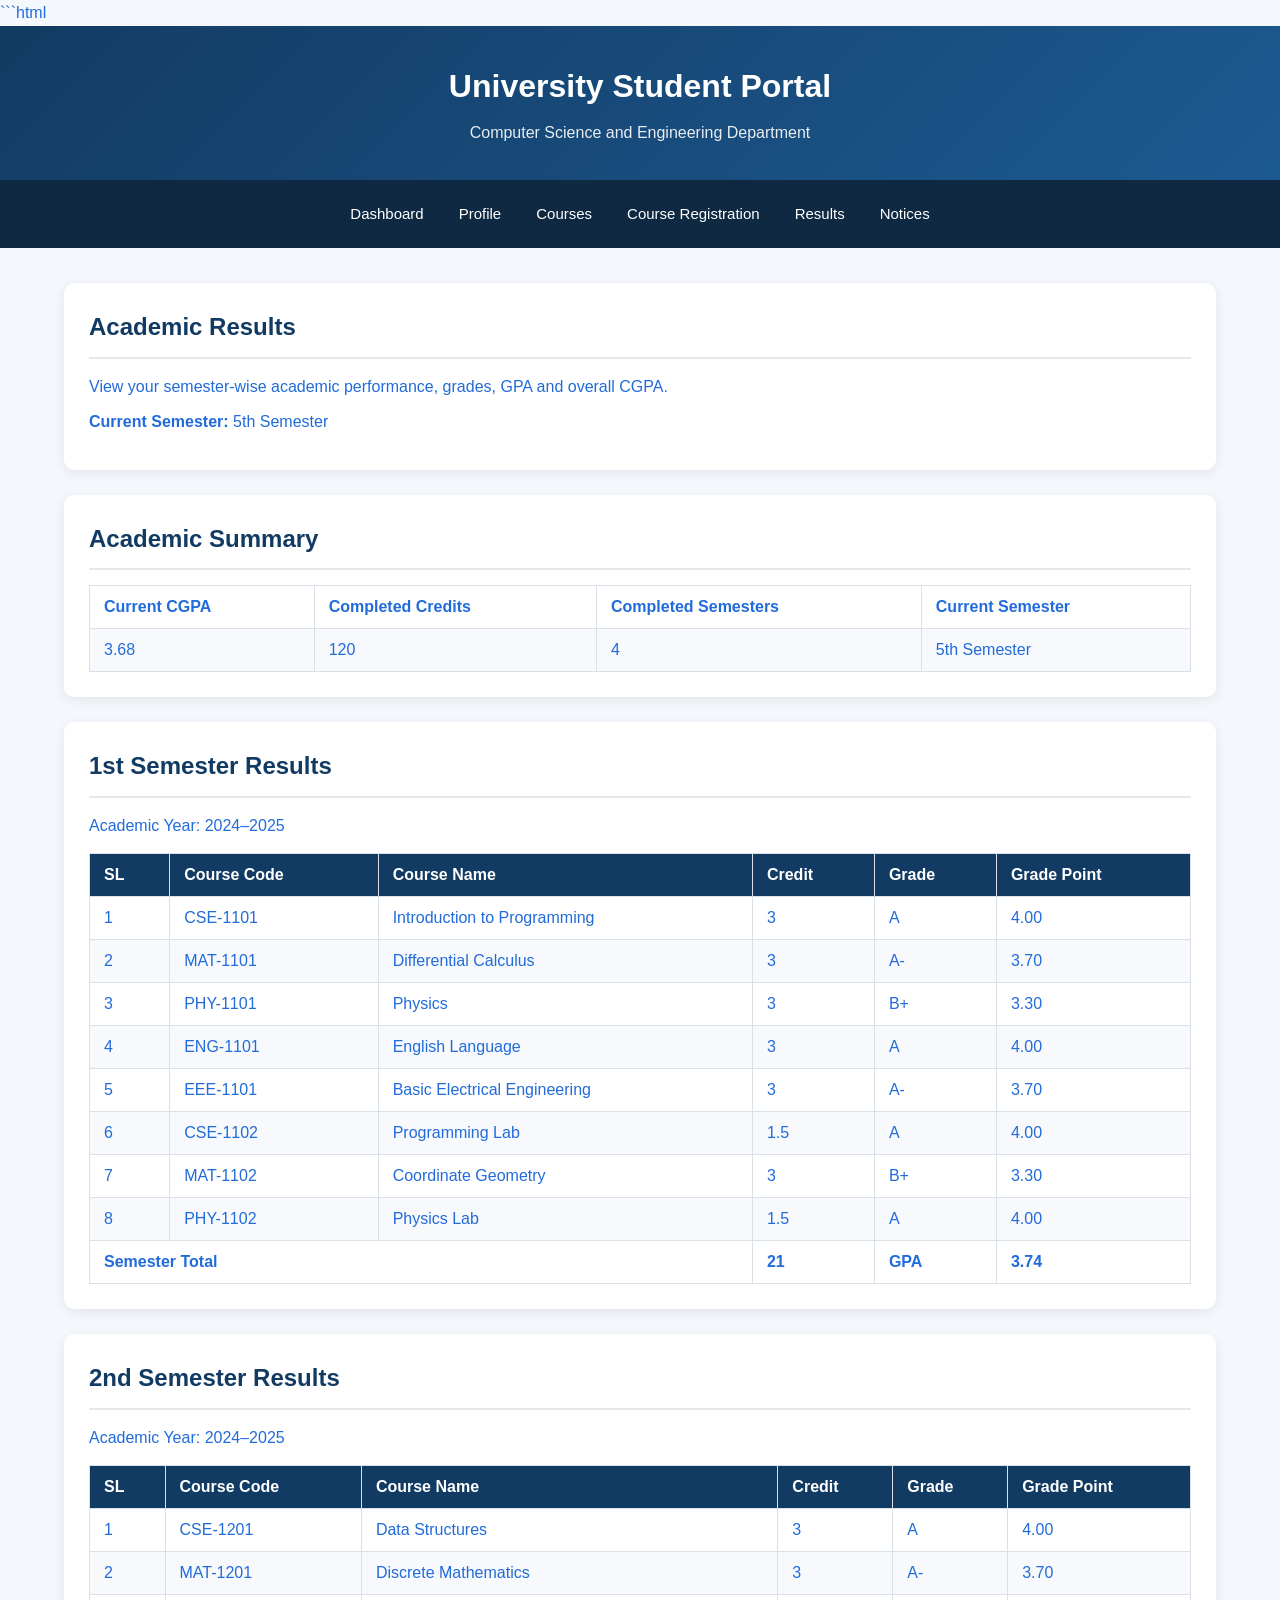
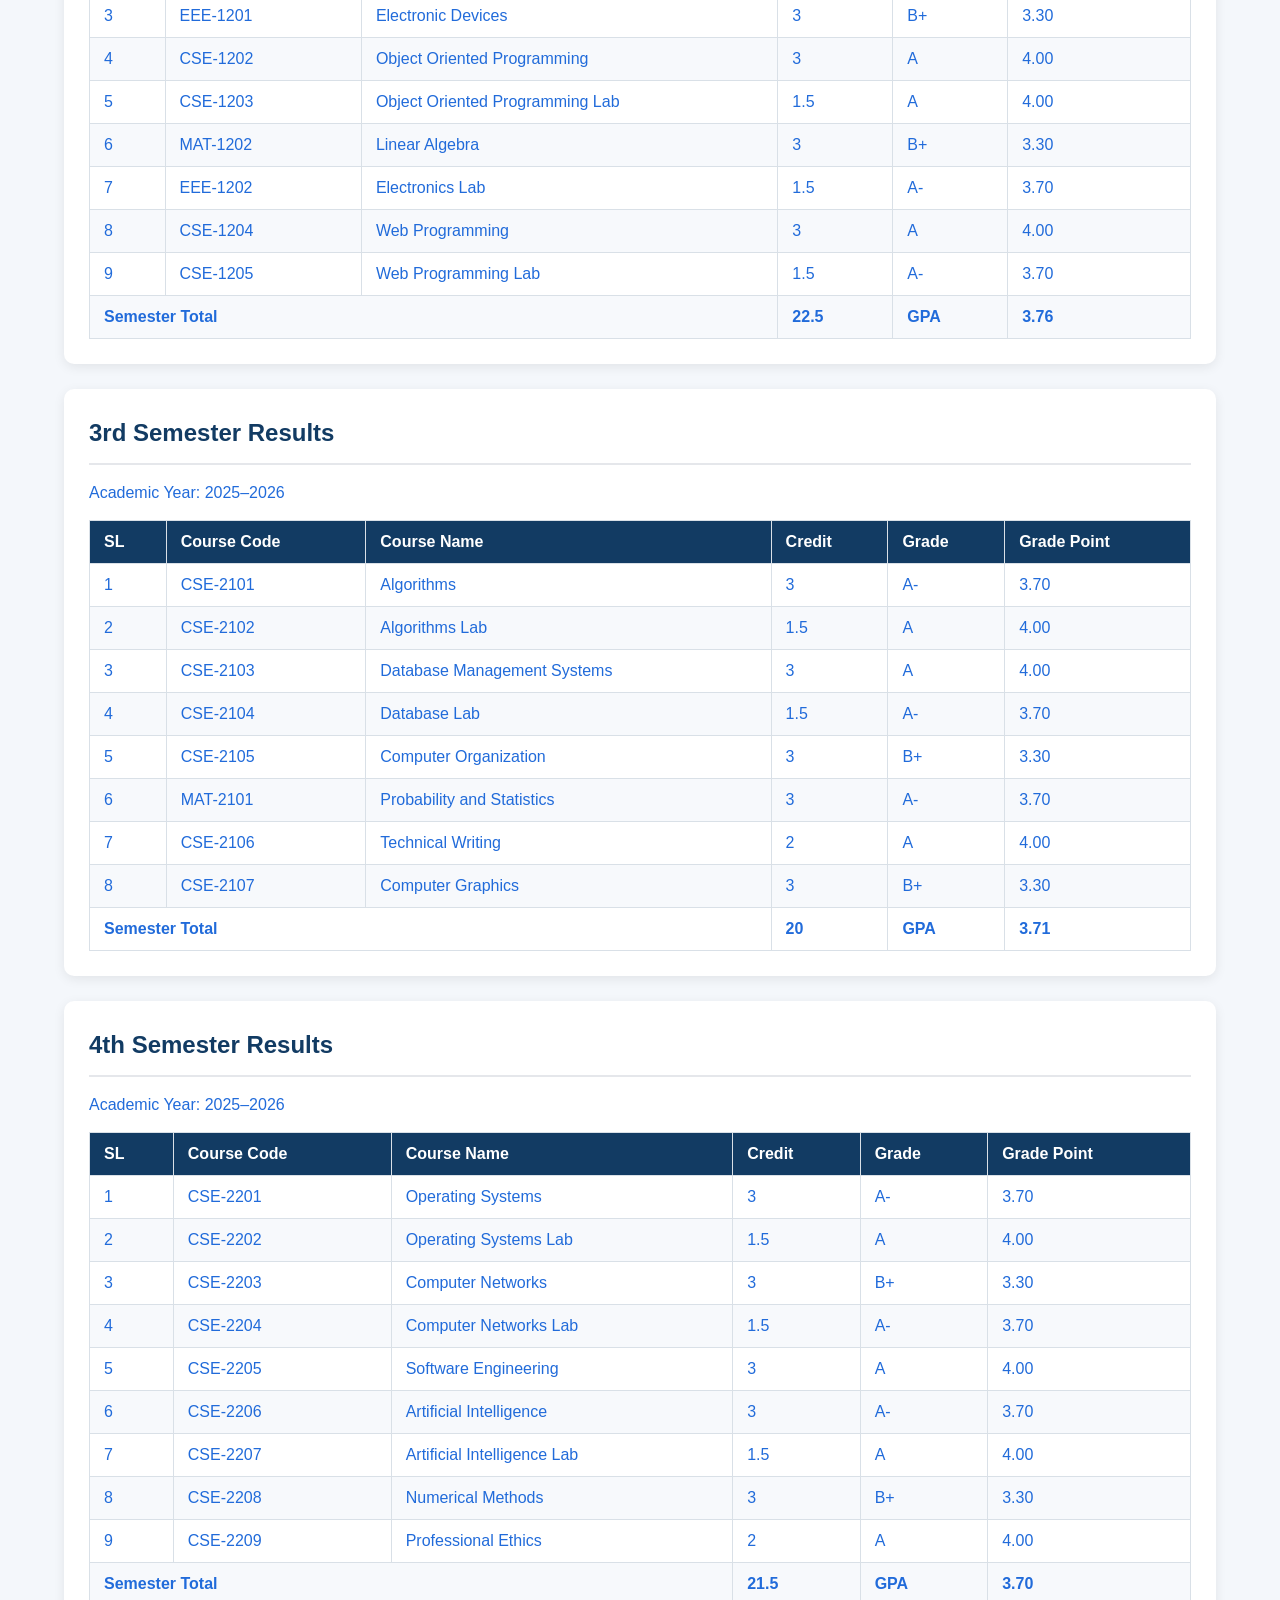
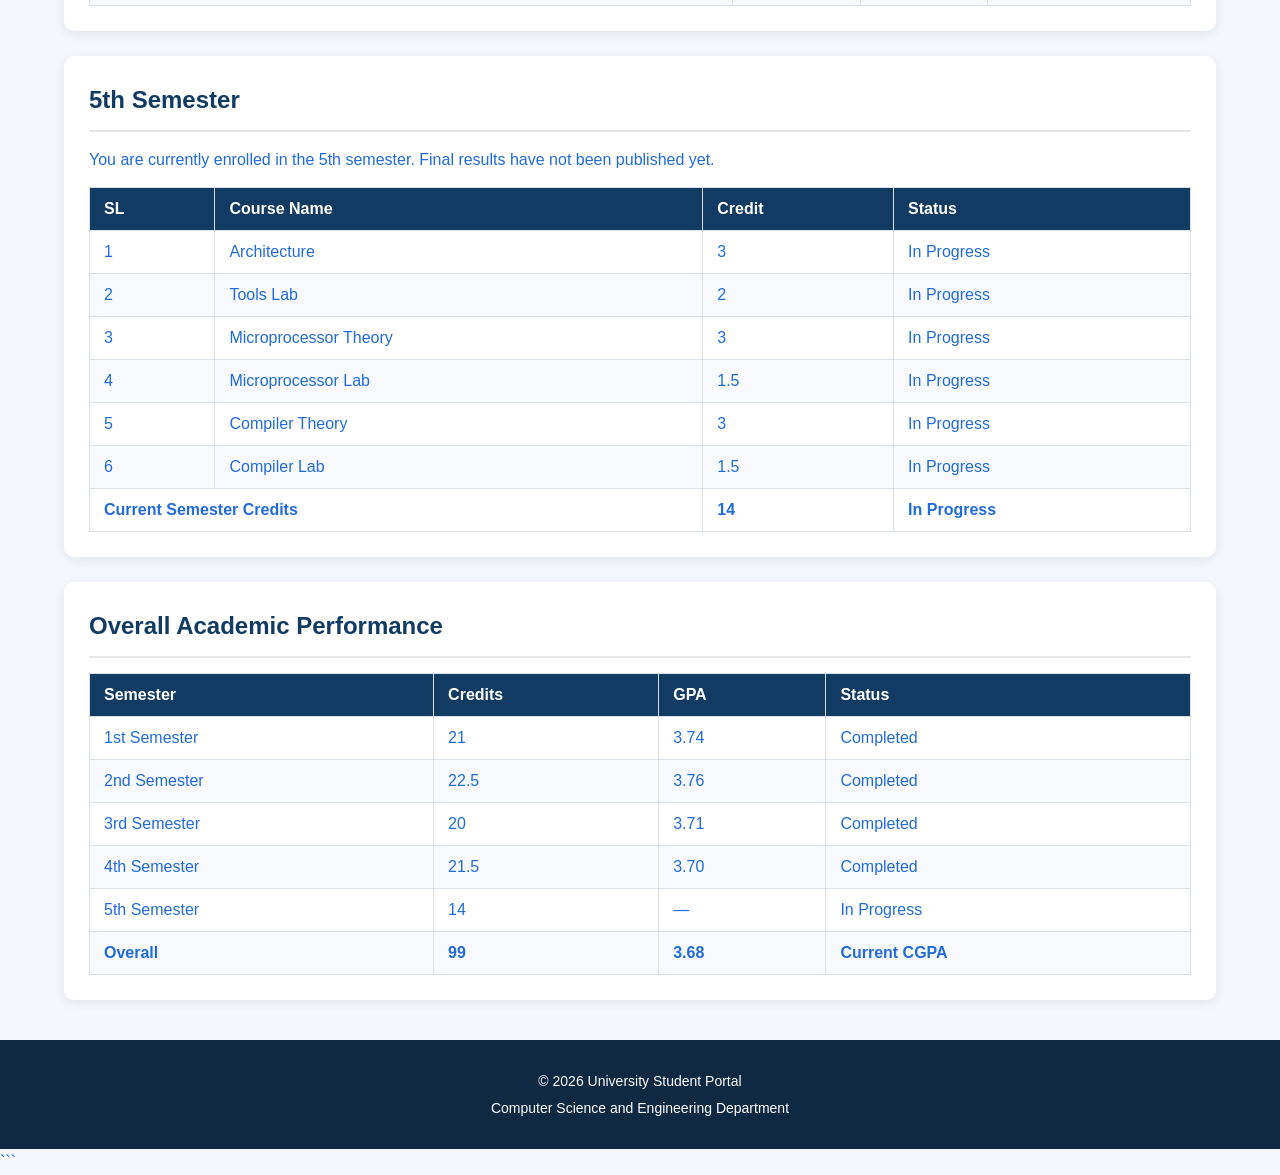
<file: results.html>
```html
<!DOCTYPE html>
<html lang="en">

<head>

    <meta charset="UTF-8">

    <meta name="viewport" content="width=device-width, initial-scale=1.0">

    <title>Student Portal | Results</title>

    <link rel="stylesheet" href="style.css">

</head>

<body>


    <!-- ================= HEADER ================= -->

    <header>

        <h1>University Student Portal</h1>

        <p>Computer Science and Engineering Department</p>

    </header>


    <!-- ================= NAVIGATION ================= -->

    <nav>

        <a href="index.html">Dashboard</a>

        <a href="profile.html">Profile</a>

        <a href="courses.html">Courses</a>

        <a href="registration.html">Course Registration</a>

        <a href="results.html">Results</a>

       

        <a href="notices.html">Notices</a>

    </nav>


    <!-- ================= MAIN CONTENT ================= -->

    <main>


        <!-- ================= PAGE INTRODUCTION ================= -->

        <section>

            <h2>Academic Results</h2>

            <p>
                View your semester-wise academic performance,
                grades, GPA and overall CGPA.
            </p>

            <p>
                <strong>Current Semester:</strong> 5th Semester
            </p>

        </section>


        <!-- ================= ACADEMIC SUMMARY ================= -->

        <section>

            <h2>Academic Summary</h2>

            <table border="1">

                <tr>

                    <th>Current CGPA</th>

                    <th>Completed Credits</th>

                    <th>Completed Semesters</th>

                    <th>Current Semester</th>

                </tr>

                <tr>

                    <td>3.68</td>

                    <td>120</td>

                    <td>4</td>

                    <td>5th Semester</td>

                </tr>

            </table>

        </section>


        <!-- ================================================= -->
        <!-- ================= 1ST SEMESTER ================== -->
        <!-- ================================================= -->

        <section>

            <h2>1st Semester Results</h2>

            <p>
                Academic Year: 2024–2025
            </p>


            <table border="1">

                <thead>

                    <tr>

                        <th>SL</th>

                        <th>Course Code</th>

                        <th>Course Name</th>

                        <th>Credit</th>

                        <th>Grade</th>

                        <th>Grade Point</th>

                    </tr>

                </thead>


                <tbody>

                    <tr>
                        <td>1</td>
                        <td>CSE-1101</td>
                        <td>Introduction to Programming</td>
                        <td>3</td>
                        <td>A</td>
                        <td>4.00</td>
                    </tr>

                    <tr>
                        <td>2</td>
                        <td>MAT-1101</td>
                        <td>Differential Calculus</td>
                        <td>3</td>
                        <td>A-</td>
                        <td>3.70</td>
                    </tr>

                    <tr>
                        <td>3</td>
                        <td>PHY-1101</td>
                        <td>Physics</td>
                        <td>3</td>
                        <td>B+</td>
                        <td>3.30</td>
                    </tr>

                    <tr>
                        <td>4</td>
                        <td>ENG-1101</td>
                        <td>English Language</td>
                        <td>3</td>
                        <td>A</td>
                        <td>4.00</td>
                    </tr>

                    <tr>
                        <td>5</td>
                        <td>EEE-1101</td>
                        <td>Basic Electrical Engineering</td>
                        <td>3</td>
                        <td>A-</td>
                        <td>3.70</td>
                    </tr>

                    <tr>
                        <td>6</td>
                        <td>CSE-1102</td>
                        <td>Programming Lab</td>
                        <td>1.5</td>
                        <td>A</td>
                        <td>4.00</td>
                    </tr>

                    <tr>
                        <td>7</td>
                        <td>MAT-1102</td>
                        <td>Coordinate Geometry</td>
                        <td>3</td>
                        <td>B+</td>
                        <td>3.30</td>
                    </tr>

                    <tr>
                        <td>8</td>
                        <td>PHY-1102</td>
                        <td>Physics Lab</td>
                        <td>1.5</td>
                        <td>A</td>
                        <td>4.00</td>
                    </tr>

                    <tr>

                        <th colspan="3">
                            Semester Total
                        </th>

                        <th>
                            21
                        </th>

                        <th>
                            GPA
                        </th>

                        <th>
                            3.74
                        </th>

                    </tr>

                </tbody>

            </table>

        </section>


        <!-- ================================================= -->
        <!-- ================= 2ND SEMESTER ================== -->
        <!-- ================================================= -->

        <section>

            <h2>2nd Semester Results</h2>

            <p>
                Academic Year: 2024–2025
            </p>


            <table border="1">

                <thead>

                    <tr>

                        <th>SL</th>

                        <th>Course Code</th>

                        <th>Course Name</th>

                        <th>Credit</th>

                        <th>Grade</th>

                        <th>Grade Point</th>

                    </tr>

                </thead>


                <tbody>

                    <tr>
                        <td>1</td>
                        <td>CSE-1201</td>
                        <td>Data Structures</td>
                        <td>3</td>
                        <td>A</td>
                        <td>4.00</td>
                    </tr>

                    <tr>
                        <td>2</td>
                        <td>MAT-1201</td>
                        <td>Discrete Mathematics</td>
                        <td>3</td>
                        <td>A-</td>
                        <td>3.70</td>
                    </tr>

                    <tr>
                        <td>3</td>
                        <td>EEE-1201</td>
                        <td>Electronic Devices</td>
                        <td>3</td>
                        <td>B+</td>
                        <td>3.30</td>
                    </tr>

                    <tr>
                        <td>4</td>
                        <td>CSE-1202</td>
                        <td>Object Oriented Programming</td>
                        <td>3</td>
                        <td>A</td>
                        <td>4.00</td>
                    </tr>

                    <tr>
                        <td>5</td>
                        <td>CSE-1203</td>
                        <td>Object Oriented Programming Lab</td>
                        <td>1.5</td>
                        <td>A</td>
                        <td>4.00</td>
                    </tr>

                    <tr>
                        <td>6</td>
                        <td>MAT-1202</td>
                        <td>Linear Algebra</td>
                        <td>3</td>
                        <td>B+</td>
                        <td>3.30</td>
                    </tr>

                    <tr>
                        <td>7</td>
                        <td>EEE-1202</td>
                        <td>Electronics Lab</td>
                        <td>1.5</td>
                        <td>A-</td>
                        <td>3.70</td>
                    </tr>

                    <tr>
                        <td>8</td>
                        <td>CSE-1204</td>
                        <td>Web Programming</td>
                        <td>3</td>
                        <td>A</td>
                        <td>4.00</td>
                    </tr>

                    <tr>
                        <td>9</td>
                        <td>CSE-1205</td>
                        <td>Web Programming Lab</td>
                        <td>1.5</td>
                        <td>A-</td>
                        <td>3.70</td>
                    </tr>

                    <tr>

                        <th colspan="3">
                            Semester Total
                        </th>

                        <th>
                            22.5
                        </th>

                        <th>
                            GPA
                        </th>

                        <th>
                            3.76
                        </th>

                    </tr>

                </tbody>

            </table>

        </section>


        <!-- ================================================= -->
        <!-- ================= 3RD SEMESTER ================== -->
        <!-- ================================================= -->

        <section>

            <h2>3rd Semester Results</h2>

            <p>
                Academic Year: 2025–2026
            </p>


            <table border="1">

                <thead>

                    <tr>

                        <th>SL</th>

                        <th>Course Code</th>

                        <th>Course Name</th>

                        <th>Credit</th>

                        <th>Grade</th>

                        <th>Grade Point</th>

                    </tr>

                </thead>


                <tbody>

                    <tr>
                        <td>1</td>
                        <td>CSE-2101</td>
                        <td>Algorithms</td>
                        <td>3</td>
                        <td>A-</td>
                        <td>3.70</td>
                    </tr>

                    <tr>
                        <td>2</td>
                        <td>CSE-2102</td>
                        <td>Algorithms Lab</td>
                        <td>1.5</td>
                        <td>A</td>
                        <td>4.00</td>
                    </tr>

                    <tr>
                        <td>3</td>
                        <td>CSE-2103</td>
                        <td>Database Management Systems</td>
                        <td>3</td>
                        <td>A</td>
                        <td>4.00</td>
                    </tr>

                    <tr>
                        <td>4</td>
                        <td>CSE-2104</td>
                        <td>Database Lab</td>
                        <td>1.5</td>
                        <td>A-</td>
                        <td>3.70</td>
                    </tr>

                    <tr>
                        <td>5</td>
                        <td>CSE-2105</td>
                        <td>Computer Organization</td>
                        <td>3</td>
                        <td>B+</td>
                        <td>3.30</td>
                    </tr>

                    <tr>
                        <td>6</td>
                        <td>MAT-2101</td>
                        <td>Probability and Statistics</td>
                        <td>3</td>
                        <td>A-</td>
                        <td>3.70</td>
                    </tr>

                    <tr>
                        <td>7</td>
                        <td>CSE-2106</td>
                        <td>Technical Writing</td>
                        <td>2</td>
                        <td>A</td>
                        <td>4.00</td>
                    </tr>

                    <tr>
                        <td>8</td>
                        <td>CSE-2107</td>
                        <td>Computer Graphics</td>
                        <td>3</td>
                        <td>B+</td>
                        <td>3.30</td>
                    </tr>

                    <tr>

                        <th colspan="3">
                            Semester Total
                        </th>

                        <th>
                            20
                        </th>

                        <th>
                            GPA
                        </th>

                        <th>
                            3.71
                        </th>

                    </tr>

                </tbody>

            </table>

        </section>


        <!-- ================================================= -->
        <!-- ================= 4TH SEMESTER ================== -->
        <!-- ================================================= -->

        <section>

            <h2>4th Semester Results</h2>

            <p>
                Academic Year: 2025–2026
            </p>


            <table border="1">

                <thead>

                    <tr>

                        <th>SL</th>

                        <th>Course Code</th>

                        <th>Course Name</th>

                        <th>Credit</th>

                        <th>Grade</th>

                        <th>Grade Point</th>

                    </tr>

                </thead>


                <tbody>

                    <tr>
                        <td>1</td>
                        <td>CSE-2201</td>
                        <td>Operating Systems</td>
                        <td>3</td>
                        <td>A-</td>
                        <td>3.70</td>
                    </tr>

                    <tr>
                        <td>2</td>
                        <td>CSE-2202</td>
                        <td>Operating Systems Lab</td>
                        <td>1.5</td>
                        <td>A</td>
                        <td>4.00</td>
                    </tr>

                    <tr>
                        <td>3</td>
                        <td>CSE-2203</td>
                        <td>Computer Networks</td>
                        <td>3</td>
                        <td>B+</td>
                        <td>3.30</td>
                    </tr>

                    <tr>
                        <td>4</td>
                        <td>CSE-2204</td>
                        <td>Computer Networks Lab</td>
                        <td>1.5</td>
                        <td>A-</td>
                        <td>3.70</td>
                    </tr>

                    <tr>
                        <td>5</td>
                        <td>CSE-2205</td>
                        <td>Software Engineering</td>
                        <td>3</td>
                        <td>A</td>
                        <td>4.00</td>
                    </tr>

                    <tr>
                        <td>6</td>
                        <td>CSE-2206</td>
                        <td>Artificial Intelligence</td>
                        <td>3</td>
                        <td>A-</td>
                        <td>3.70</td>
                    </tr>

                    <tr>
                        <td>7</td>
                        <td>CSE-2207</td>
                        <td>Artificial Intelligence Lab</td>
                        <td>1.5</td>
                        <td>A</td>
                        <td>4.00</td>
                    </tr>

                    <tr>
                        <td>8</td>
                        <td>CSE-2208</td>
                        <td>Numerical Methods</td>
                        <td>3</td>
                        <td>B+</td>
                        <td>3.30</td>
                    </tr>

                    <tr>
                        <td>9</td>
                        <td>CSE-2209</td>
                        <td>Professional Ethics</td>
                        <td>2</td>
                        <td>A</td>
                        <td>4.00</td>
                    </tr>

                    <tr>

                        <th colspan="3">
                            Semester Total
                        </th>

                        <th>
                            21.5
                        </th>

                        <th>
                            GPA
                        </th>

                        <th>
                            3.70
                        </th>

                    </tr>

                </tbody>

            </table>

        </section>


        <!-- ================================================= -->
        <!-- ================= CURRENT SEMESTER ============== -->
        <!-- ================================================= -->

        <section>

            <h2>5th Semester</h2>

            <p>
                You are currently enrolled in the 5th semester.
                Final results have not been published yet.
            </p>


            <table border="1">

                <thead>

                    <tr>

                        <th>SL</th>

                        <th>Course Name</th>

                        <th>Credit</th>

                        <th>Status</th>

                    </tr>

                </thead>


                <tbody>

                    <tr>

                        <td>1</td>

                        <td>Architecture</td>

                        <td>3</td>

                        <td>In Progress</td>

                    </tr>

                    <tr>

                        <td>2</td>

                        <td>Tools Lab</td>

                        <td>2</td>

                        <td>In Progress</td>

                    </tr>

                    <tr>

                        <td>3</td>

                        <td>Microprocessor Theory</td>

                        <td>3</td>

                        <td>In Progress</td>

                    </tr>

                    <tr>

                        <td>4</td>

                        <td>Microprocessor Lab</td>

                        <td>1.5</td>

                        <td>In Progress</td>

                    </tr>

                    <tr>

                        <td>5</td>

                        <td>Compiler Theory</td>

                        <td>3</td>

                        <td>In Progress</td>

                    </tr>

                    <tr>

                        <td>6</td>

                        <td>Compiler Lab</td>

                        <td>1.5</td>

                        <td>In Progress</td>

                    </tr>

                    <tr>

                        <th colspan="2">
                            Current Semester Credits
                        </th>

                        <th>
                            14
                        </th>

                        <th>
                            In Progress
                        </th>

                    </tr>

                </tbody>

            </table>

        </section>


        <!-- ================= OVERALL PERFORMANCE ================= -->

        <section>

            <h2>Overall Academic Performance</h2>

            <table border="1">

                <thead>

                    <tr>

                        <th>Semester</th>

                        <th>Credits</th>

                        <th>GPA</th>

                        <th>Status</th>

                    </tr>

                </thead>

                <tbody>

                    <tr>

                        <td>1st Semester</td>

                        <td>21</td>

                        <td>3.74</td>

                        <td>Completed</td>

                    </tr>

                    <tr>

                        <td>2nd Semester</td>

                        <td>22.5</td>

                        <td>3.76</td>

                        <td>Completed</td>

                    </tr>

                    <tr>

                        <td>3rd Semester</td>

                        <td>20</td>

                        <td>3.71</td>

                        <td>Completed</td>

                    </tr>

                    <tr>

                        <td>4th Semester</td>

                        <td>21.5</td>

                        <td>3.70</td>

                        <td>Completed</td>

                    </tr>

                    <tr>

                        <td>5th Semester</td>

                        <td>14</td>

                        <td>—</td>

                        <td>In Progress</td>

                    </tr>

                    <tr>

                        <th>
                            Overall
                        </th>

                        <th>
                            99
                        </th>

                        <th>
                            3.68
                        </th>

                        <th>
                            Current CGPA
                        </th>

                    </tr>

                </tbody>

            </table>

        </section>


    </main>


    <!-- ================= FOOTER ================= -->

    <footer>

        <p>
            &copy; 2026 University Student Portal
        </p>

        <p>
            Computer Science and Engineering Department
        </p>

    </footer>


</body>

</html>
```
</file>
<file: style.css>
* {
    margin: 0;
    padding: 0;
    box-sizing: border-box;
}

html {
    scroll-behavior: smooth;
}

body {
    font-family: Arial, Helvetica, sans-serif;
    background-color: #f4f7fb;
    color: #216bda;
    line-height: 1.6;
}


/* =========================================================
   HEADER
   ========================================================= */

header {
    background: linear-gradient(135deg, #123b63, #1d5a91);
    color: white;
    text-align: center;
    padding: 35px 20px;
}

header h1 {
    font-size: 32px;
    margin-bottom: 8px;
}

header p {
    font-size: 16px;
    opacity: 0.9;
}


/* =========================================================
   NAVIGATION BAR
   ========================================================= */

nav {
    background-color: #0f2942;
    display:flex;
    justify-content: center;
    align-items: center;
    flex-wrap: wrap;
    gap: 5px;
    padding: 12px 15px;
}

nav a {
    color: white;
    text-decoration: none;
    padding: 10px 15px;
    border-radius: 6px;
    font-size: 15px;
    transition: 0.3s;
}

nav a:hover {
    background-color: #2367a7;
}


/* =========================================================
   MAIN CONTENT
   ========================================================= */

main {
    width: 90%;
    max-width: 1200px;
    margin: 35px auto;
}


/* =========================================================
   SECTIONS
   ========================================================= */

section {
    background-color: white;
    padding: 25px;
    margin-bottom: 25px;
    border-radius: 10px;
    box-shadow: 0 3px 12px rgba(0, 0, 0, 0.08);
}

section h2 {
    color: #123b63;
    font-size: 24px;
    margin-bottom: 15px;
    border-bottom: 2px solid #e5e7eb;
    padding-bottom: 10px;
}

section h3 {
    color: #1d5a91;
    margin-bottom: 10px;
}

section p {
    margin-bottom: 10px;
}


/* =========================================================
   TABLES
   ========================================================= */

table {
    width: 100%;
    border-collapse: collapse;
    margin-top: 15px;
    background-color: white;
}

thead {
    background-color: #123b63;
    color: white;
}

th,
td {
    padding: 12px 14px;
    border: 1px solid #d9e0e7;
    text-align: left;
}

th {
    font-weight: bold;
}

tbody tr:nth-child(even) {
    background-color: #f7f9fc;
}

tbody tr:hover {
    background-color: #eef5fb;
}


/* =========================================================
   LINKS
   ========================================================= */

a {
    color: #1769aa;
}

main a {
    text-decoration: none;
    font-weight: bold;
}

main a:hover {
    text-decoration: underline;
}


/* =========================================================
   BUTTONS
   ========================================================= */

button {
    background-color: #1769aa;
    color: white;
    border: none;
    padding: 11px 20px;
    border-radius: 6px;
    cursor: pointer;
    font-size: 15px;
    margin-right: 8px;
    transition: 0.3s;
}

button:hover {
    background-color: #0f4f82;
}

button[type="reset"] {
    background-color: #6b7280;
}

button[type="reset"]:hover {
    background-color: #4b5563;
}


/* =========================================================
   FORMS
   ========================================================= */

form {
    width: 100%;
}

label {
    font-weight: 500;
}

input,
select,
textarea {
    font-family: inherit;
    font-size: 15px;
}

input[type="text"],
input[type="email"],
input[type="number"],
input[type="date"],
input[type="password"],
select,
textarea {
    width: 100%;
    padding: 10px 12px;
    margin-top: 6px;
    margin-bottom: 15px;
    border: 1px solid #cbd5e1;
    border-radius: 6px;
    outline: none;
}

input[type="text"]:focus,
input[type="email"]:focus,
input[type="number"]:focus,
input[type="date"]:focus,
input[type="password"]:focus,
select:focus,
textarea:focus {
    border-color: #1769aa;
    box-shadow: 0 0 0 2px rgba(23, 105, 170, 0.12);
}


/* =========================================================
   CHECKBOXES
   ========================================================= */

input[type="checkbox"] {
    width: 17px;
    height: 17px;
    margin-right: 7px;
    vertical-align: middle;
    cursor: pointer;
}


/* =========================================================
   COURSE ARTICLES
   ========================================================= */

article {
    padding: 18px;
    margin: 12px 0;
    background-color: #f8fafc;
    border-left: 4px solid #1769aa;
    border-radius: 6px;
}

article h3 {
    margin-bottom: 8px;
}

article p:last-child {
    margin-bottom: 0;
}


/* =========================================================
   HORIZONTAL LINE
   ========================================================= */

hr {
    border: none;
    border-top: 1px solid #e5e7eb;
    margin: 20px 0;
}


/* =========================================================
   FOOTER
   ========================================================= */

footer {
    background-color: #0f2942;
    color: white;
    text-align: center;
    padding: 25px 15px;
    margin-top: 40px;
}

footer p {
    margin: 5px 0;
    font-size: 14px;
}


/* =========================================================
   DASHBOARD CARDS
   ========================================================= */

.dashboard-cards {
    display: grid;
    grid-template-columns: repeat(4, 1fr);
    gap: 20px;
    margin-bottom: 25px;
}

.card {
    background-color: white;
    padding: 22px;
    border-radius: 10px;
    box-shadow: 0 3px 12px rgba(0, 0, 0, 0.08);
    border-top: 4px solid #1769aa;
}

.card h3 {
    color: #123b63;
    margin-bottom: 8px;
}

.card p {
    font-size: 20px;
    font-weight: bold;
    color: #1769aa;
}


/* =========================================================
   PROFILE
   ========================================================= */

.profile-container {
    display: grid;
    grid-template-columns: 250px 1fr;
    gap: 25px;
}

.profile-image {
    text-align: center;
}

.profile-image img {
    width: 180px;
    height: 180px;
    object-fit: cover;
    border-radius: 50%;
    border: 5px solid #e5e7eb;
}

.profile-info table {
    margin-top: 0;
}


/* =========================================================
   NOTICE STYLING
   ========================================================= */

.notice-important {
    border-left: 5px solid #dc2626;
    background-color: #fff7f7;
}

.notice-important h3 {
    color: #b91c1c;
}

.notice-date {
    color: #6b7280;
    font-size: 14px;
}


/* =========================================================
   STATUS LABELS
   ========================================================= */

.status {
    display: inline-block;
    padding: 4px 10px;
    border-radius: 20px;
    font-size: 13px;
    font-weight: bold;
}

.status-active {
    background-color: #dcfce7;
    color: #166534;
}

.status-pending {
    background-color: #fef3c7;
    color: #92400e;
}

.status-completed {
    background-color: #dbeafe;
    color: #1e40af;
}


/* =========================================================
   COURSE REGISTRATION
   ========================================================= */

.registration-table input[type="checkbox"] {
    transform: scale(1.15);
}

.registration-table td:first-child,
.registration-table th:first-child {
    text-align: center;
    width: 80px;
}


/* =========================================================
   RESULT TABLE
   ========================================================= */

.result-summary {
    display: grid;
    grid-template-columns: repeat(3, 1fr);
    gap: 20px;
    margin-bottom: 25px;
}

.result-box {
    background-color: white;
    padding: 20px;
    text-align: center;
    border-radius: 10px;
    box-shadow: 0 3px 12px rgba(0, 0, 0, 0.08);
}

.result-box h3 {
    font-size: 15px;
    color: #6b7280;
    margin-bottom: 5px;
}

.result-box p {
    font-size: 28px;
    font-weight: bold;
    color: #1769aa;
}


/* =========================================================
   MOBILE RESPONSIVE DESIGN
   ========================================================= */

@media (max-width: 900px) {

    .dashboard-cards {
        grid-template-columns: repeat(2, 1fr);
    }

    .profile-container {
        grid-template-columns: 1fr;
    }

    .result-summary {
        grid-template-columns: 1fr;
    }

}


/* =========================================================
   SMALL MOBILE DEVICES
   ========================================================= */

@media (max-width: 600px) {

    header {
        padding: 25px 15px;
    }

    header h1 {
        font-size: 25px;
    }

    nav {
        flex-direction: column;
        align-items: stretch;
    }

    nav a {
        text-align: center;
    }

    main {
        width: 94%;
        margin: 20px auto;
    }

    section {
        padding: 18px;
    }

    section h2 {
        font-size: 21px;
    }

    .dashboard-cards {
        grid-template-columns: 1fr;
    }

    table {
        font-size: 13px;
    }

    th,
    td {
        padding: 8px;
    }

    /*
       Allows wide tables to scroll horizontally
       on small screens.
    */

    section {
        overflow-x: auto;
    }

    button {
        margin-bottom: 8px;
    }

}
</file>
